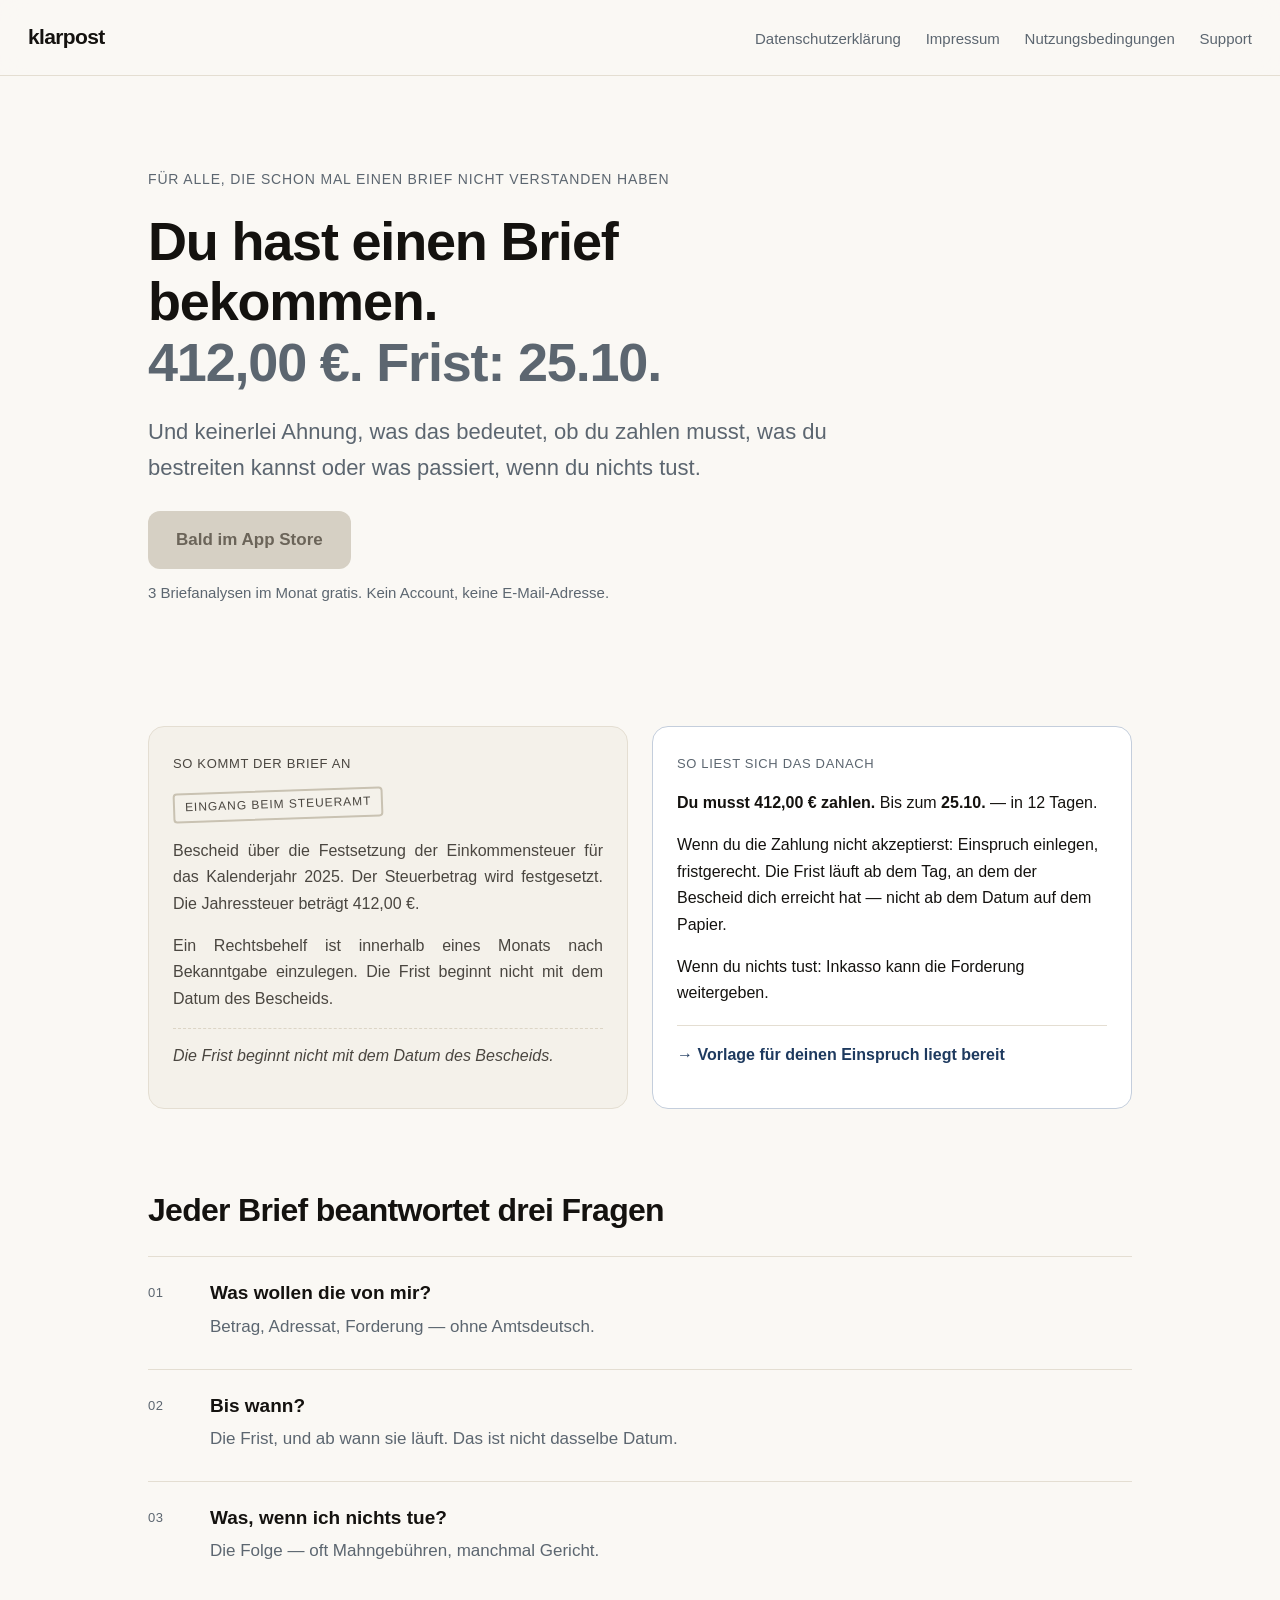
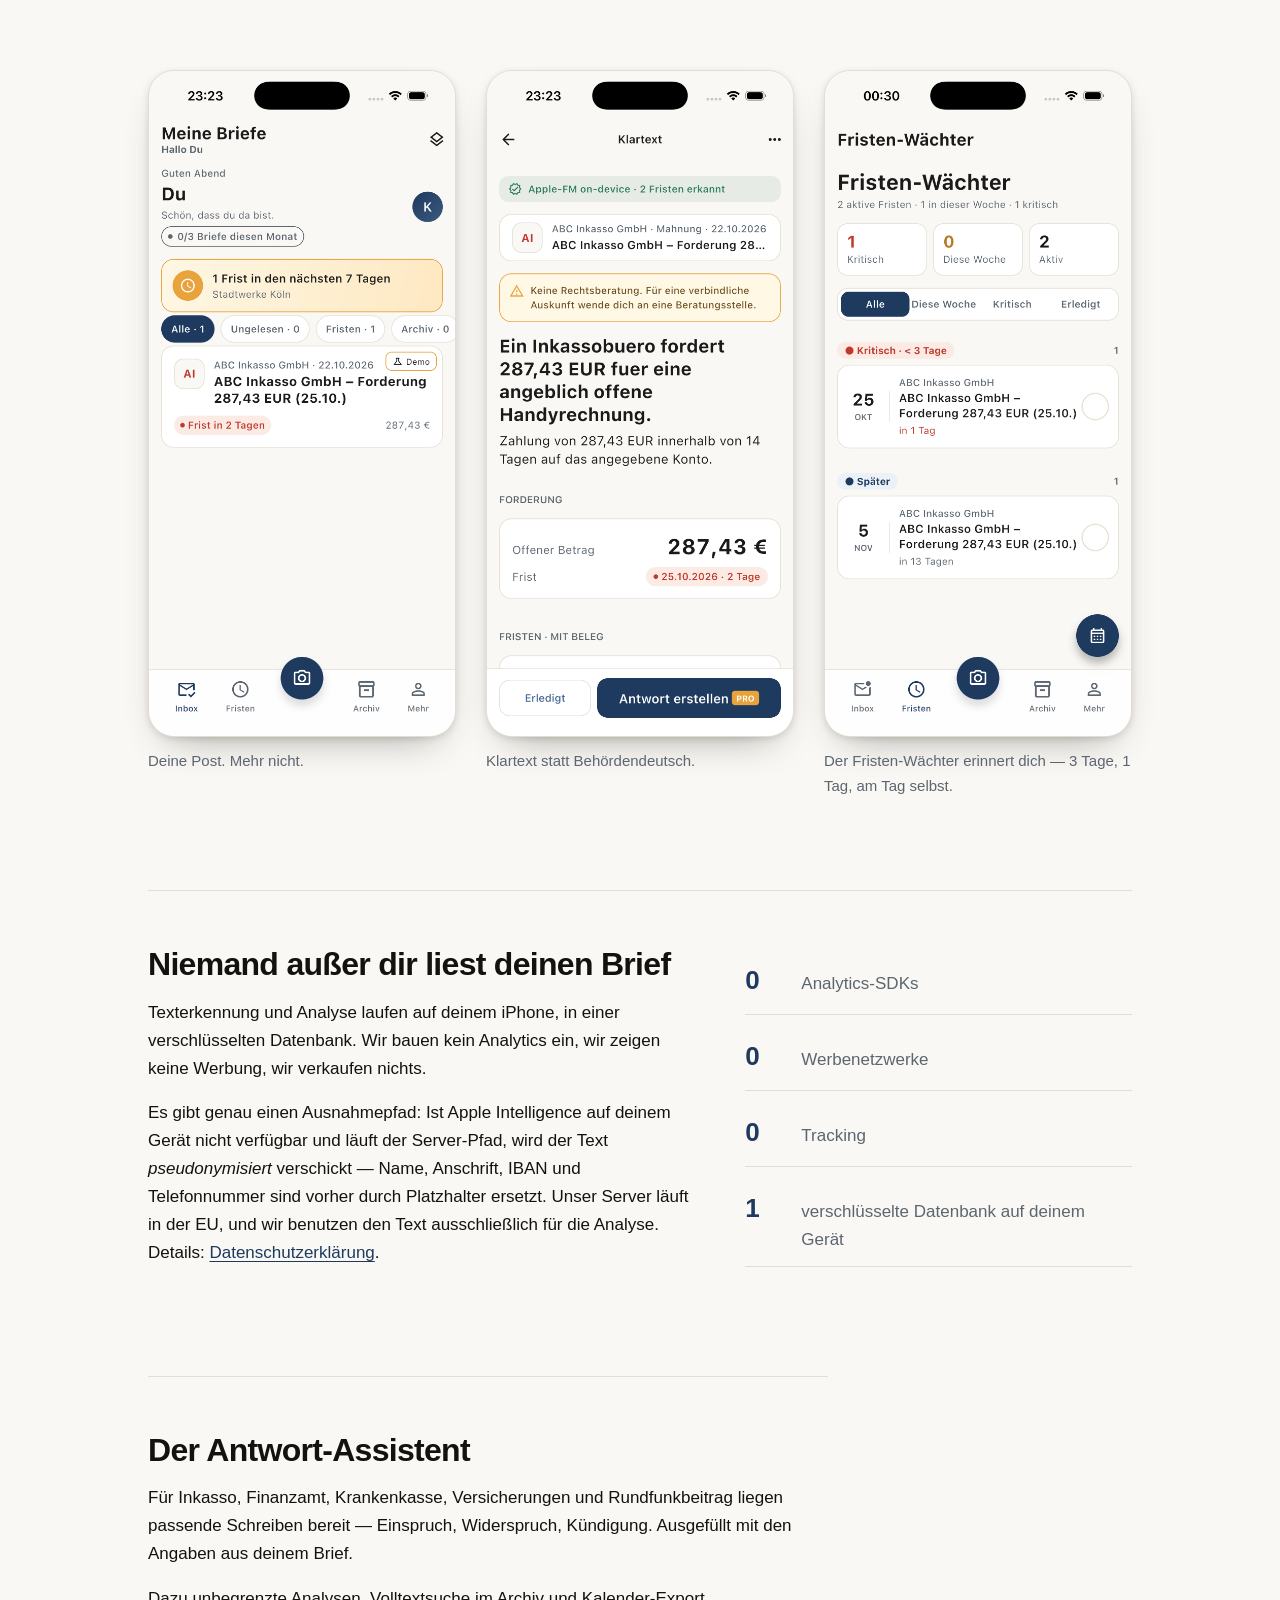
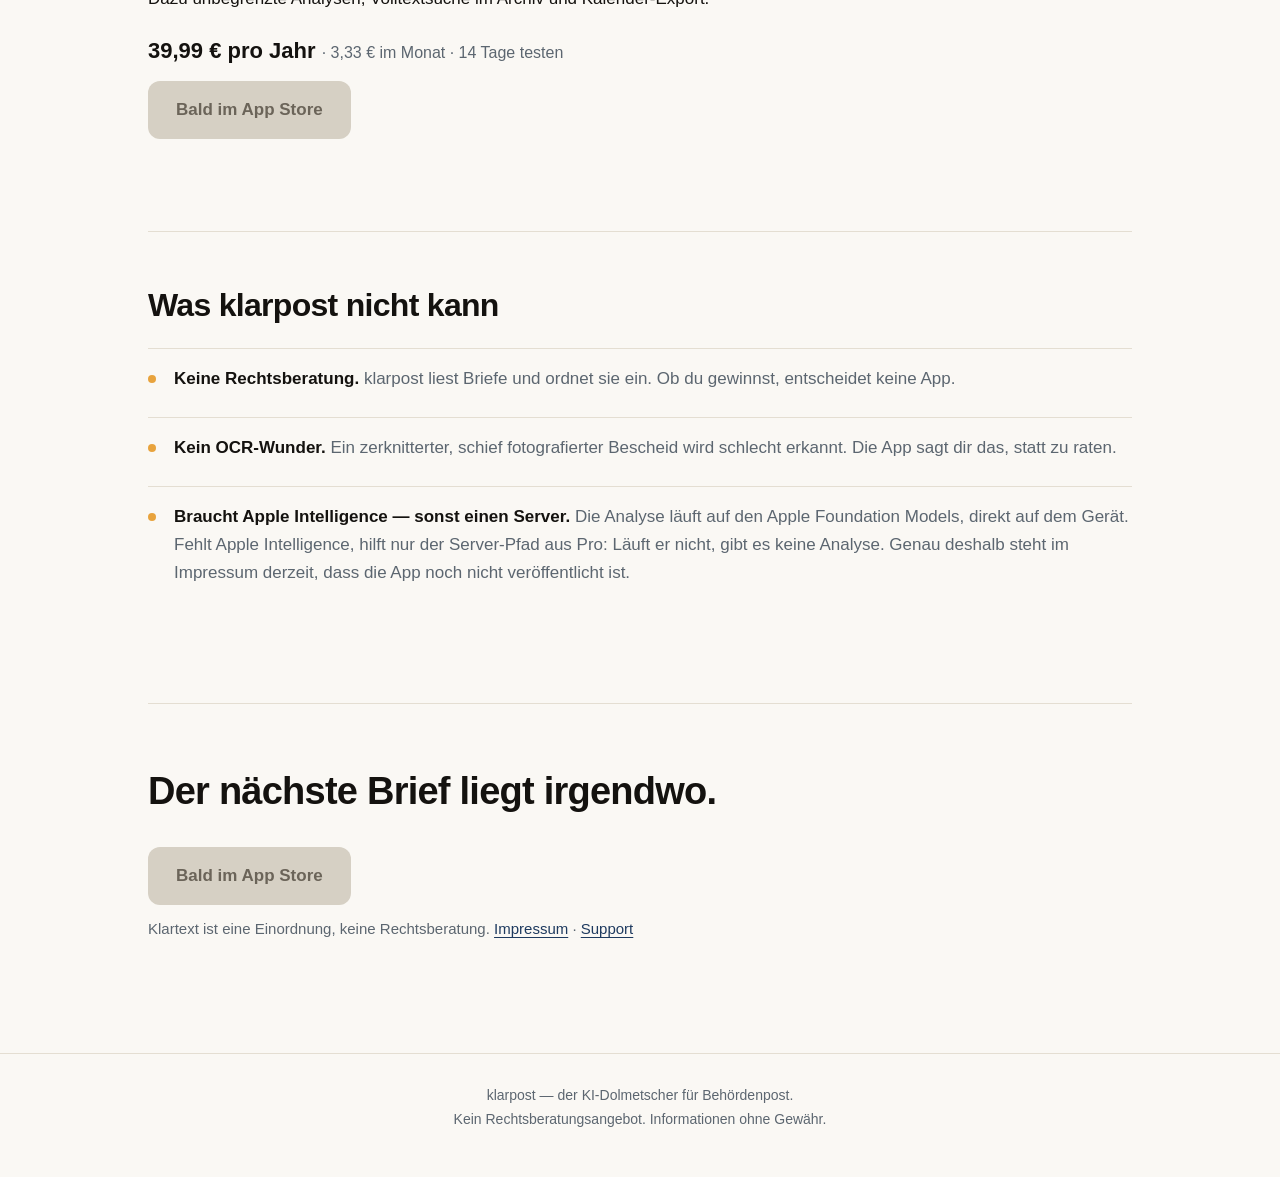
<file: index.html>
<!DOCTYPE html>
<html lang="de">
<head>
<meta charset="utf-8">
<meta name="viewport" content="width=device-width, initial-scale=1">
<title>Behördenpost verstehen — klarpost</title>
<meta name="description" content="klarpost macht Behördenbriefe verständlich: Klartext, Fristen, Antworten — on-device, ohne Tracking.">
<link rel="stylesheet" href="style.css">
</head>
<body>
    <nav>
        <a href="index.html" class="brand">klarpost</a>
        <div class="links">
        <a href="datenschutz.html">Datenschutzerklärung</a>
        <a href="impressum.html">Impressum</a>
        <a href="agb.html">Nutzungsbedingungen</a>
        <a href="support.html">Support</a>
        </div>
      </nav>
    <main>
<section class="hero">
  <p class="eyebrow">Für alle, die schon mal einen Brief nicht verstanden haben</p>
  <h1>Du hast einen Brief bekommen.<br>
  <span class="dim">412,00&nbsp;€. Frist: 25.10.</span></h1>
  <p class="lead">Und keinerlei Ahnung, was das bedeutet, ob du zahlen musst,
  was du bestreiten kannst oder was passiert, wenn du nichts tust.</p>
  <span class="cta disabled">Bald im App Store</span>
  <p class="note">3 Briefanalysen im Monat gratis. Kein Account, keine E-Mail-Adresse.</p>
</section>

<section class="split">
  <div class="letter before">
    <p class="label">So kommt der Brief an</p>
    <p class="stamp">Eingang beim Steueramt</p>
    <p>Bescheid über die Festsetzung der Einkommensteuer für das
    Kalenderjahr 2025. Der Steuerbetrag wird festgesetzt. Die
    Jahressteuer beträgt 412,00&nbsp;€.</p>
    <p>Ein Rechtsbehelf ist innerhalb eines Monats nach Bekanntgabe
    einzulegen. Die Frist beginnt nicht mit dem Datum des Bescheids.</p>
    <p class="mumble">Die Frist beginnt nicht mit dem Datum des Bescheids.</p>
  </div>
  <div class="letter after">
    <p class="label">So liest sich das danach</p>
    <p><strong>Du musst 412,00&nbsp;€ zahlen.</strong> Bis zum
    <strong>25.10.</strong> — in 12 Tagen.</p>
    <p>Wenn du die Zahlung nicht akzeptierst: Einspruch einlegen,
    fristgerecht. Die Frist läuft ab dem Tag, an dem der Bescheid dich
    erreicht hat — nicht ab dem Datum auf dem Papier.</p>
    <p>Wenn du nichts tust: Inkasso kann die Forderung weitergeben.</p>
    <p class="option">→ Vorlage für deinen Einspruch liegt bereit</p>
  </div>
</section>

<section class="three">
  <h2>Jeder Brief beantwortet drei Fragen</h2>
  <ol>
    <li><strong>Was wollen die von mir?</strong><span>Betrag, Adressat,
    Forderung — ohne Amtsdeutsch.</span></li>
    <li><strong>Bis wann?</strong><span>Die Frist, und ab wann sie läuft.
    Das ist nicht dasselbe Datum.</span></li>
    <li><strong>Was, wenn ich nichts tue?</strong><span>Die Folge — oft
    Mahngebühren, manchmal Gericht.</span></li>
  </ol>
</section>

<section class="phones">
  <figure>
    <img src="img/inbox.png" alt="klarpost Inbox mit einem Brief">
    <figcaption>Deine Post. Mehr nicht.</figcaption>
  </figure>
  <figure>
    <img src="img/klartext.png" alt="Klartext-Ansicht eines Bescheids">
    <figcaption>Klartext statt Behördendeutsch.</figcaption>
  </figure>
  <figure>
    <img src="img/fristen.png" alt="Fristen-Wächter mit zwei offenen Fristen">
    <figcaption>Der Fristen-Wächter erinnert dich — 3 Tage, 1 Tag, am Tag selbst.</figcaption>
  </figure>
</section>

<section class="privacy">
  <div>
    <h2>Niemand außer dir liest deinen Brief</h2>
    <p>Texterkennung und Analyse laufen auf deinem iPhone, in einer
    verschlüsselten Datenbank. Wir bauen kein Analytics ein, wir zeigen keine
    Werbung, wir verkaufen nichts.</p>
    <p>Es gibt genau einen Ausnahmepfad: Ist Apple Intelligence auf deinem
    Gerät nicht verfügbar und läuft der Server-Pfad, wird der Text
    <em>pseudonymisiert</em> verschickt — Name, Anschrift, IBAN und
    Telefonnummer sind vorher durch Platzhalter ersetzt. Unser Server läuft
    in der EU, und wir benutzen den Text ausschließlich für die Analyse.
    Details: <a href="datenschutz.html">Datenschutzerklärung</a>.</p>
  </div>
  <ul class="facts">
    <li><span>0</span> Analytics-SDKs</li>
    <li><span>0</span> Werbenetzwerke</li>
    <li><span>0</span> Tracking</li>
    <li><span>1</span> verschlüsselte Datenbank auf deinem Gerät</li>
  </ul>
</section>

<section class="pro">
  <h2>Der Antwort-Assistent</h2>
  <p>Für Inkasso, Finanzamt, Krankenkasse, Versicherungen und Rundfunkbeitrag
  liegen passende Schreiben bereit — Einspruch, Widerspruch, Kündigung.
  Ausgefüllt mit den Angaben aus deinem Brief.</p>
  <p>Dazu unbegrenzte Analysen, Volltextsuche im Archiv und Kalender-Export.</p>
  <p class="price">39,99&nbsp;€ pro Jahr <span>· 3,33&nbsp;€ im Monat · 14 Tage testen</span></p>
  <span class="cta disabled">Bald im App Store</span>
</section>

<section class="honest">
  <h2>Was klarpost nicht kann</h2>
  <ul>
    <li><strong>Keine Rechtsberatung.</strong> klarpost liest Briefe und
    ordnet sie ein. Ob du gewinnst, entscheidet keine App.</li>
    <li><strong>Kein OCR-Wunder.</strong> Ein zerknitterter, schief
    fotografierter Bescheid wird schlecht erkannt. Die App sagt dir das,
    statt zu raten.</li>
    <li><strong>Braucht Apple Intelligence — sonst einen Server.</strong>
    Die Analyse läuft auf den Apple Foundation Models, direkt auf dem
    Gerät. Fehlt Apple Intelligence, hilft nur der Server-Pfad aus Pro:
    Läuft er nicht, gibt es keine Analyse. Genau deshalb steht im
    Impressum derzeit, dass die App noch nicht veröffentlicht ist.</li>
  </ul>
</section>

<section class="close">
  <p class="big">Der nächste Brief liegt irgendwo.</p>
  <span class="cta disabled">Bald im App Store</span>
  <p class="note">Klartext ist eine Einordnung, keine Rechtsberatung.
  <a href="impressum.html">Impressum</a> · <a href="support.html">Support</a></p>
</section>

    </main>
    <footer>
      <p>klarpost — der KI-Dolmetscher für Behördenpost.<br>
      Kein Rechtsberatungsangebot. Informationen ohne Gewähr.</p>
    </footer>
</body>
</html>
</file>
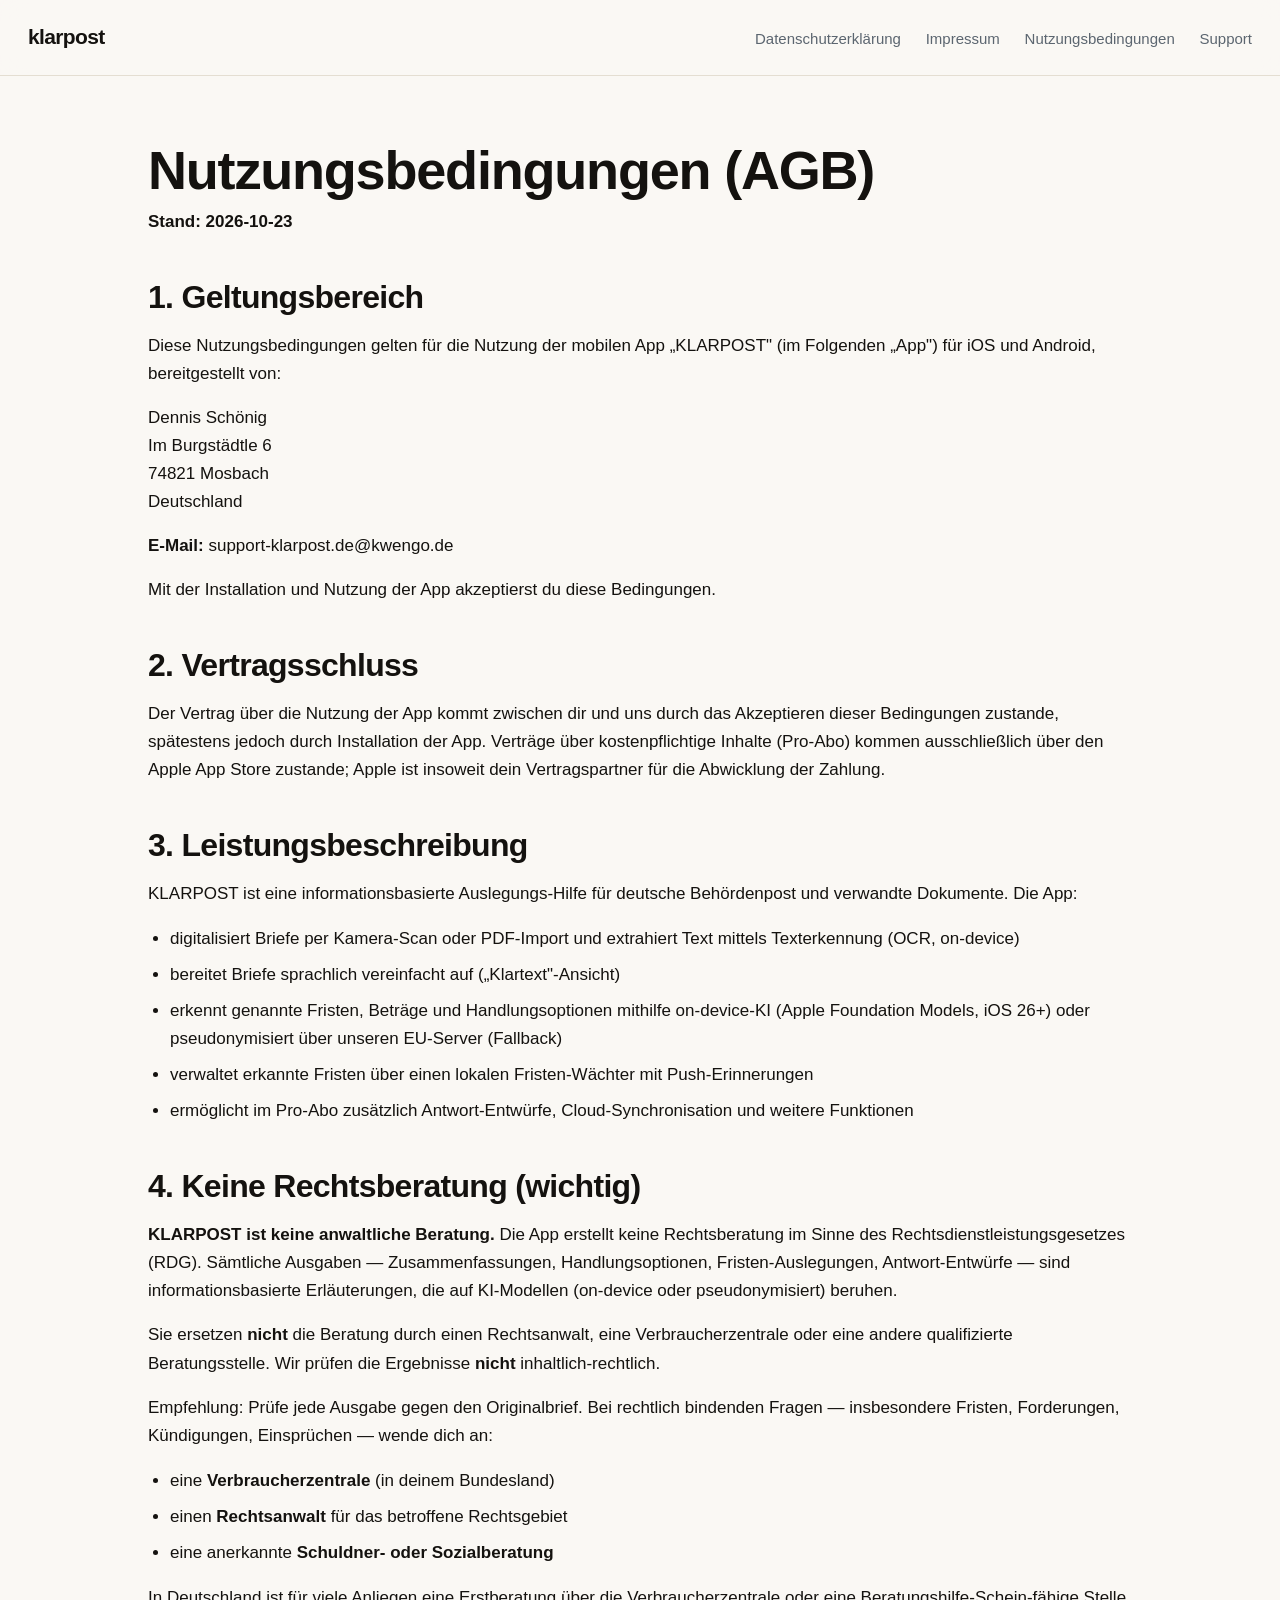
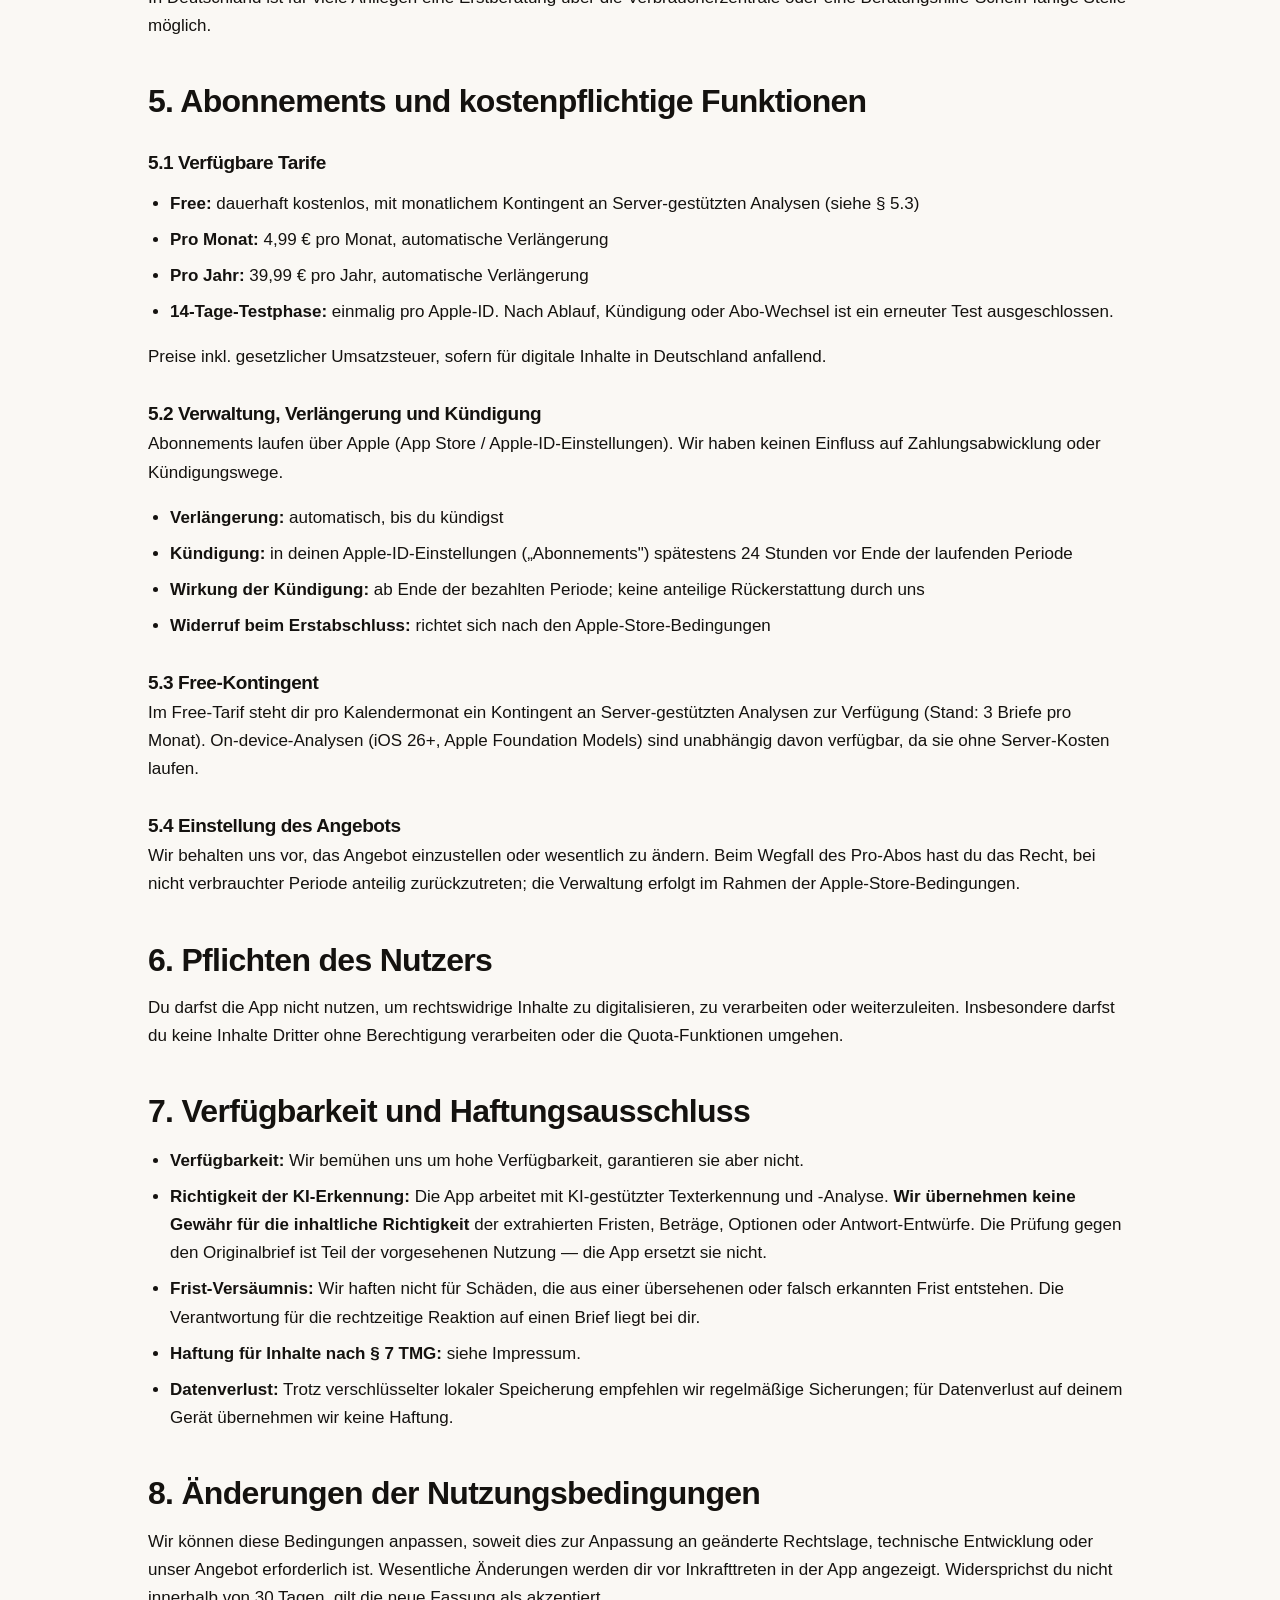
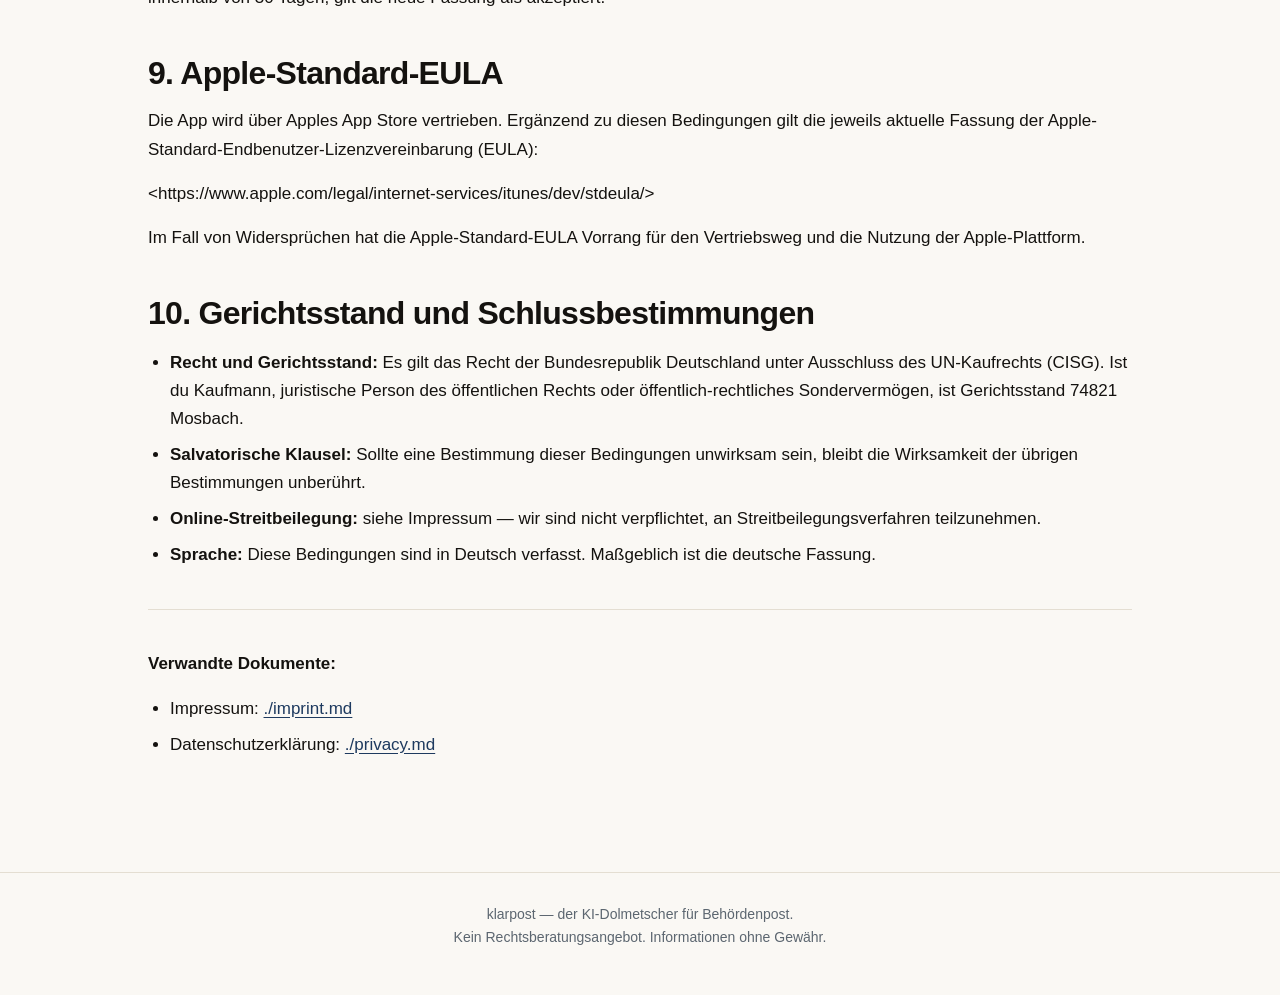
<file: agb.html>
<!DOCTYPE html>
<html lang="de">
<head>
<meta charset="utf-8">
<meta name="viewport" content="width=device-width, initial-scale=1">
<title>Nutzungsbedingungen — klarpost</title>
<meta name="description" content="Was klarpost leistet und was nicht — ohne Rechtsberatung.">
<link rel="stylesheet" href="style.css">
</head>
<body>
    <nav>
        <a href="index.html" class="brand">klarpost</a>
        <div class="links">
        <a href="datenschutz.html">Datenschutzerklärung</a>
        <a href="impressum.html">Impressum</a>
        <a href="agb.html">Nutzungsbedingungen</a>
        <a href="support.html">Support</a>
        </div>
      </nav>
    <main>
<h1>Nutzungsbedingungen (AGB)</h1>
<p><strong>Stand: 2026-10-23</strong></p>
<h2>1. Geltungsbereich</h2>
<p>Diese Nutzungsbedingungen gelten für die Nutzung der mobilen App „KLARPOST" (im Folgenden „App") für iOS und Android, bereitgestellt von:</p>
<p>Dennis Schönig<br>
Im Burgstädtle 6<br>
74821 Mosbach<br>
Deutschland</p>
<p><strong>E-Mail:</strong> support-klarpost.de@kwengo.de</p>
<p>Mit der Installation und Nutzung der App akzeptierst du diese Bedingungen.</p>
<h2>2. Vertragsschluss</h2>
<p>Der Vertrag über die Nutzung der App kommt zwischen dir und uns durch das Akzeptieren dieser Bedingungen zustande, spätestens jedoch durch Installation der App. Verträge über kostenpflichtige Inhalte (Pro-Abo) kommen ausschließlich über den Apple App Store zustande; Apple ist insoweit dein Vertragspartner für die Abwicklung der Zahlung.</p>
<h2>3. Leistungsbeschreibung</h2>
<p>KLARPOST ist eine informationsbasierte Auslegungs-Hilfe für deutsche Behördenpost und verwandte Dokumente. Die App:</p>
<ul>
<li>digitalisiert Briefe per Kamera-Scan oder PDF-Import und extrahiert Text mittels Texterkennung (OCR, on-device)</li>
<li>bereitet Briefe sprachlich vereinfacht auf („Klartext"-Ansicht)</li>
<li>erkennt genannte Fristen, Beträge und Handlungsoptionen mithilfe on-device-KI (Apple Foundation Models, iOS 26+) oder pseudonymisiert über unseren EU-Server (Fallback)</li>
<li>verwaltet erkannte Fristen über einen lokalen Fristen-Wächter mit Push-Erinnerungen</li>
<li>ermöglicht im Pro-Abo zusätzlich Antwort-Entwürfe, Cloud-Synchronisation und weitere Funktionen</li>
</ul>
<h2>4. Keine Rechtsberatung (wichtig)</h2>
<p><strong>KLARPOST ist keine anwaltliche Beratung.</strong> Die App erstellt keine Rechtsberatung im Sinne des Rechtsdienstleistungsgesetzes (RDG). Sämtliche Ausgaben — Zusammenfassungen, Handlungsoptionen, Fristen-Auslegungen, Antwort-Entwürfe — sind informationsbasierte Erläuterungen, die auf KI-Modellen (on-device oder pseudonymisiert) beruhen.</p>
<p>Sie ersetzen <strong>nicht</strong> die Beratung durch einen Rechtsanwalt, eine Verbraucherzentrale oder eine andere qualifizierte Beratungsstelle. Wir prüfen die Ergebnisse <strong>nicht</strong> inhaltlich-rechtlich.</p>
<p>Empfehlung: Prüfe jede Ausgabe gegen den Originalbrief. Bei rechtlich bindenden Fragen — insbesondere Fristen, Forderungen, Kündigungen, Einsprüchen — wende dich an:</p>
<ul>
<li>eine <strong>Verbraucherzentrale</strong> (in deinem Bundesland)</li>
<li>einen <strong>Rechtsanwalt</strong> für das betroffene Rechtsgebiet</li>
<li>eine anerkannte <strong>Schuldner- oder Sozialberatung</strong></li>
</ul>
<p>In Deutschland ist für viele Anliegen eine Erstberatung über die Verbraucherzentrale oder eine Beratungshilfe-Schein-fähige Stelle möglich.</p>
<h2>5. Abonnements und kostenpflichtige Funktionen</h2>
<h3>5.1 Verfügbare Tarife</h3>
<ul>
<li><strong>Free:</strong> dauerhaft kostenlos, mit monatlichem Kontingent an Server-gestützten Analysen (siehe § 5.3)</li>
<li><strong>Pro Monat:</strong> 4,99 € pro Monat, automatische Verlängerung</li>
<li><strong>Pro Jahr:</strong> 39,99 € pro Jahr, automatische Verlängerung</li>
<li><strong>14-Tage-Testphase:</strong> einmalig pro Apple-ID. Nach Ablauf, Kündigung oder Abo-Wechsel ist ein erneuter Test ausgeschlossen.</li>
</ul>
<p>Preise inkl. gesetzlicher Umsatzsteuer, sofern für digitale Inhalte in Deutschland anfallend.</p>
<h3>5.2 Verwaltung, Verlängerung und Kündigung</h3>
<p>Abonnements laufen über Apple (App Store / Apple-ID-Einstellungen). Wir haben keinen Einfluss auf Zahlungsabwicklung oder Kündigungswege.</p>
<ul>
<li><strong>Verlängerung:</strong> automatisch, bis du kündigst</li>
<li><strong>Kündigung:</strong> in deinen Apple-ID-Einstellungen („Abonnements") spätestens 24 Stunden vor Ende der laufenden Periode</li>
<li><strong>Wirkung der Kündigung:</strong> ab Ende der bezahlten Periode; keine anteilige Rückerstattung durch uns</li>
<li><strong>Widerruf beim Erstabschluss:</strong> richtet sich nach den Apple-Store-Bedingungen</li>
</ul>
<h3>5.3 Free-Kontingent</h3>
<p>Im Free-Tarif steht dir pro Kalendermonat ein Kontingent an Server-gestützten Analysen zur Verfügung (Stand: 3 Briefe pro Monat). On-device-Analysen (iOS 26+, Apple Foundation Models) sind unabhängig davon verfügbar, da sie ohne Server-Kosten laufen.</p>
<h3>5.4 Einstellung des Angebots</h3>
<p>Wir behalten uns vor, das Angebot einzustellen oder wesentlich zu ändern. Beim Wegfall des Pro-Abos hast du das Recht, bei nicht verbrauchter Periode anteilig zurückzutreten; die Verwaltung erfolgt im Rahmen der Apple-Store-Bedingungen.</p>
<h2>6. Pflichten des Nutzers</h2>
<p>Du darfst die App nicht nutzen, um rechtswidrige Inhalte zu digitalisieren, zu verarbeiten oder weiterzuleiten. Insbesondere darfst du keine Inhalte Dritter ohne Berechtigung verarbeiten oder die Quota-Funktionen umgehen.</p>
<h2>7. Verfügbarkeit und Haftungsausschluss</h2>
<ul>
<li><strong>Verfügbarkeit:</strong> Wir bemühen uns um hohe Verfügbarkeit, garantieren sie aber nicht.</li>
<li><strong>Richtigkeit der KI-Erkennung:</strong> Die App arbeitet mit KI-gestützter Texterkennung und -Analyse. <strong>Wir übernehmen keine Gewähr für die inhaltliche Richtigkeit</strong> der extrahierten Fristen, Beträge, Optionen oder Antwort-Entwürfe. Die Prüfung gegen den Originalbrief ist Teil der vorgesehenen Nutzung — die App ersetzt sie nicht.</li>
<li><strong>Frist-Versäumnis:</strong> Wir haften nicht für Schäden, die aus einer übersehenen oder falsch erkannten Frist entstehen. Die Verantwortung für die rechtzeitige Reaktion auf einen Brief liegt bei dir.</li>
<li><strong>Haftung für Inhalte nach § 7 TMG:</strong> siehe Impressum.</li>
<li><strong>Datenverlust:</strong> Trotz verschlüsselter lokaler Speicherung empfehlen wir regelmäßige Sicherungen; für Datenverlust auf deinem Gerät übernehmen wir keine Haftung.</li>
</ul>
<h2>8. Änderungen der Nutzungsbedingungen</h2>
<p>Wir können diese Bedingungen anpassen, soweit dies zur Anpassung an geänderte Rechtslage, technische Entwicklung oder unser Angebot erforderlich ist. Wesentliche Änderungen werden dir vor Inkrafttreten in der App angezeigt. Widersprichst du nicht innerhalb von 30 Tagen, gilt die neue Fassung als akzeptiert.</p>
<h2>9. Apple-Standard-EULA</h2>
<p>Die App wird über Apples App Store vertrieben. Ergänzend zu diesen Bedingungen gilt die jeweils aktuelle Fassung der Apple-Standard-Endbenutzer-Lizenzvereinbarung (EULA):</p>
<p>&lt;https://www.apple.com/legal/internet-services/itunes/dev/stdeula/&gt;</p>
<p>Im Fall von Widersprüchen hat die Apple-Standard-EULA Vorrang für den Vertriebsweg und die Nutzung der Apple-Plattform.</p>
<h2>10. Gerichtsstand und Schlussbestimmungen</h2>
<ul>
<li><strong>Recht und Gerichtsstand:</strong> Es gilt das Recht der Bundesrepublik Deutschland unter Ausschluss des UN-Kaufrechts (CISG). Ist du Kaufmann, juristische Person des öffentlichen Rechts oder öffentlich-rechtliches Sondervermögen, ist Gerichtsstand 74821 Mosbach.</li>
<li><strong>Salvatorische Klausel:</strong> Sollte eine Bestimmung dieser Bedingungen unwirksam sein, bleibt die Wirksamkeit der übrigen Bestimmungen unberührt.</li>
<li><strong>Online-Streitbeilegung:</strong> siehe Impressum — wir sind nicht verpflichtet, an Streitbeilegungsverfahren teilzunehmen.</li>
<li><strong>Sprache:</strong> Diese Bedingungen sind in Deutsch verfasst. Maßgeblich ist die deutsche Fassung.</li>
</ul>
<hr>
<p><strong>Verwandte Dokumente:</strong></p>
<ul>
<li>Impressum: <a href="./imprint.md">./imprint.md</a></li>
<li>Datenschutzerklärung: <a href="./privacy.md">./privacy.md</a></li>
</ul>

    </main>
    <footer>
      <p>klarpost — der KI-Dolmetscher für Behördenpost.<br>
      Kein Rechtsberatungsangebot. Informationen ohne Gewähr.</p>
    </footer>
</body>
</html>
</file>
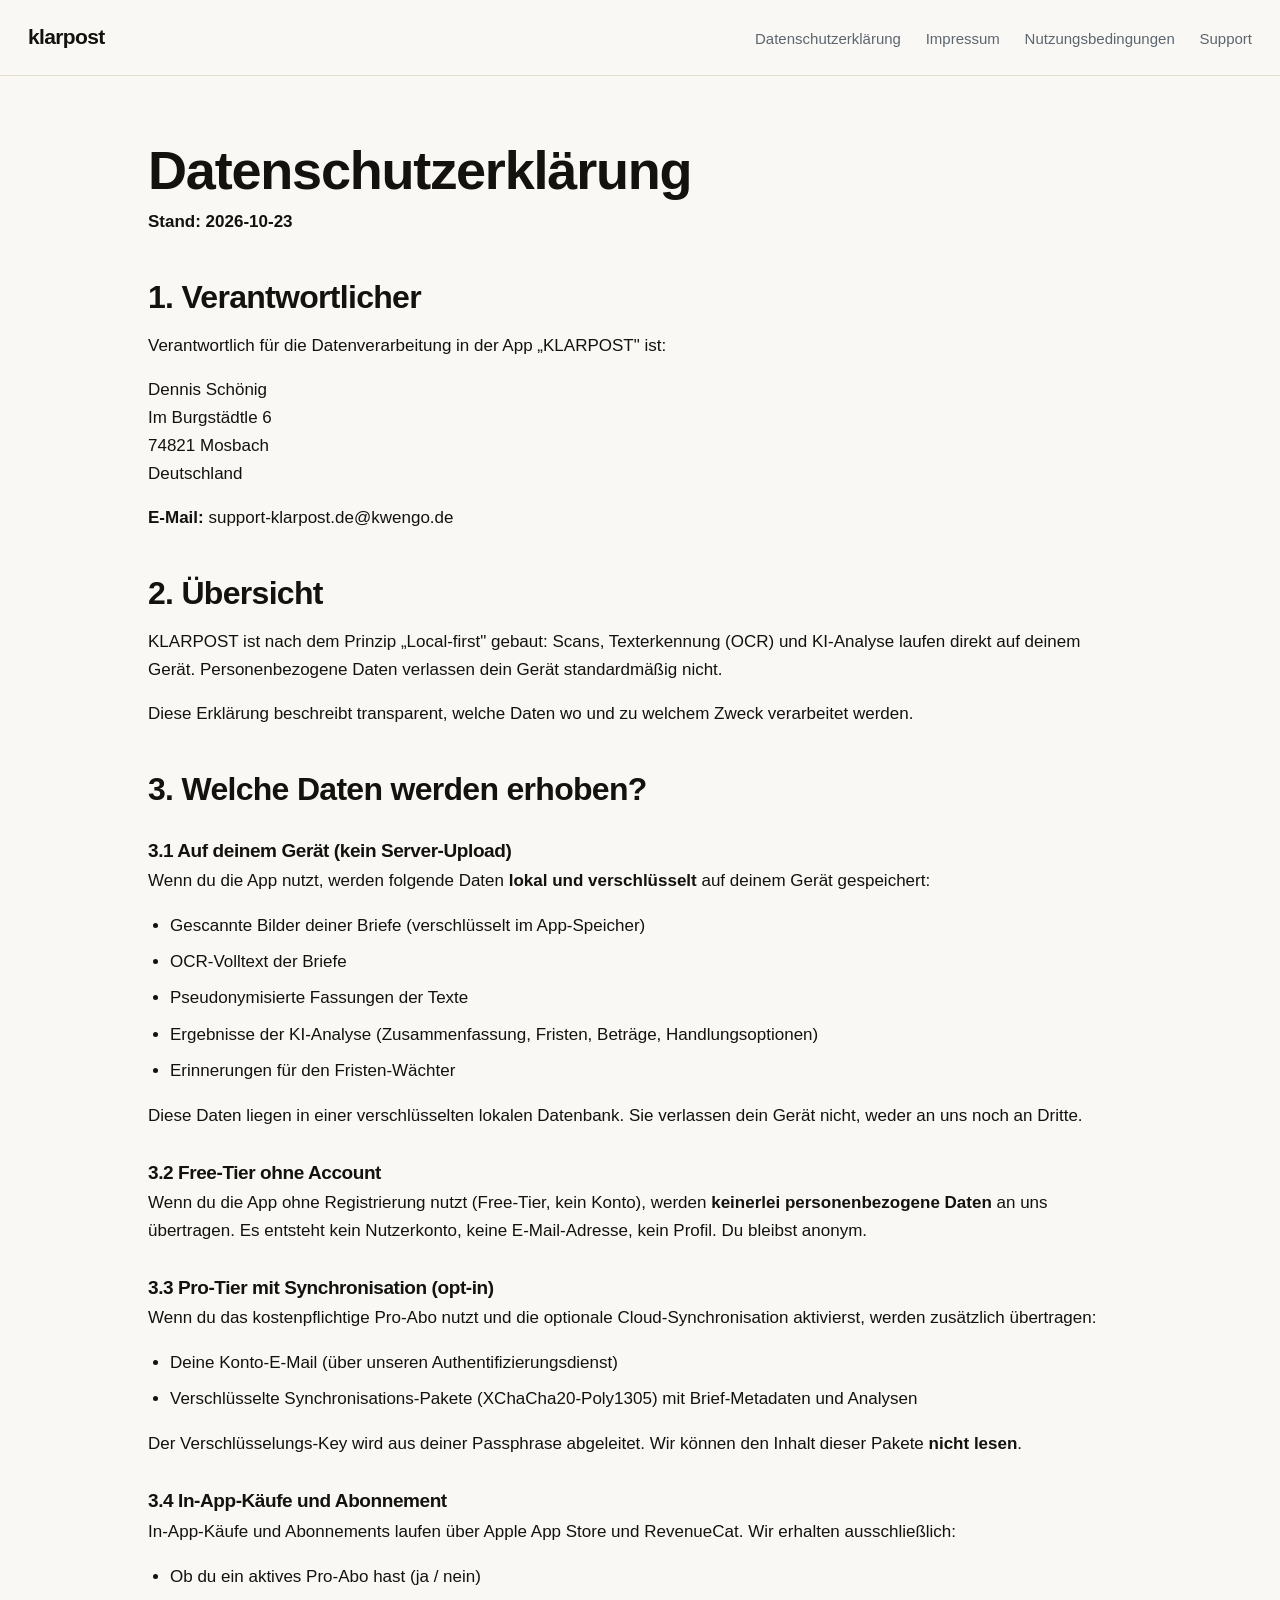
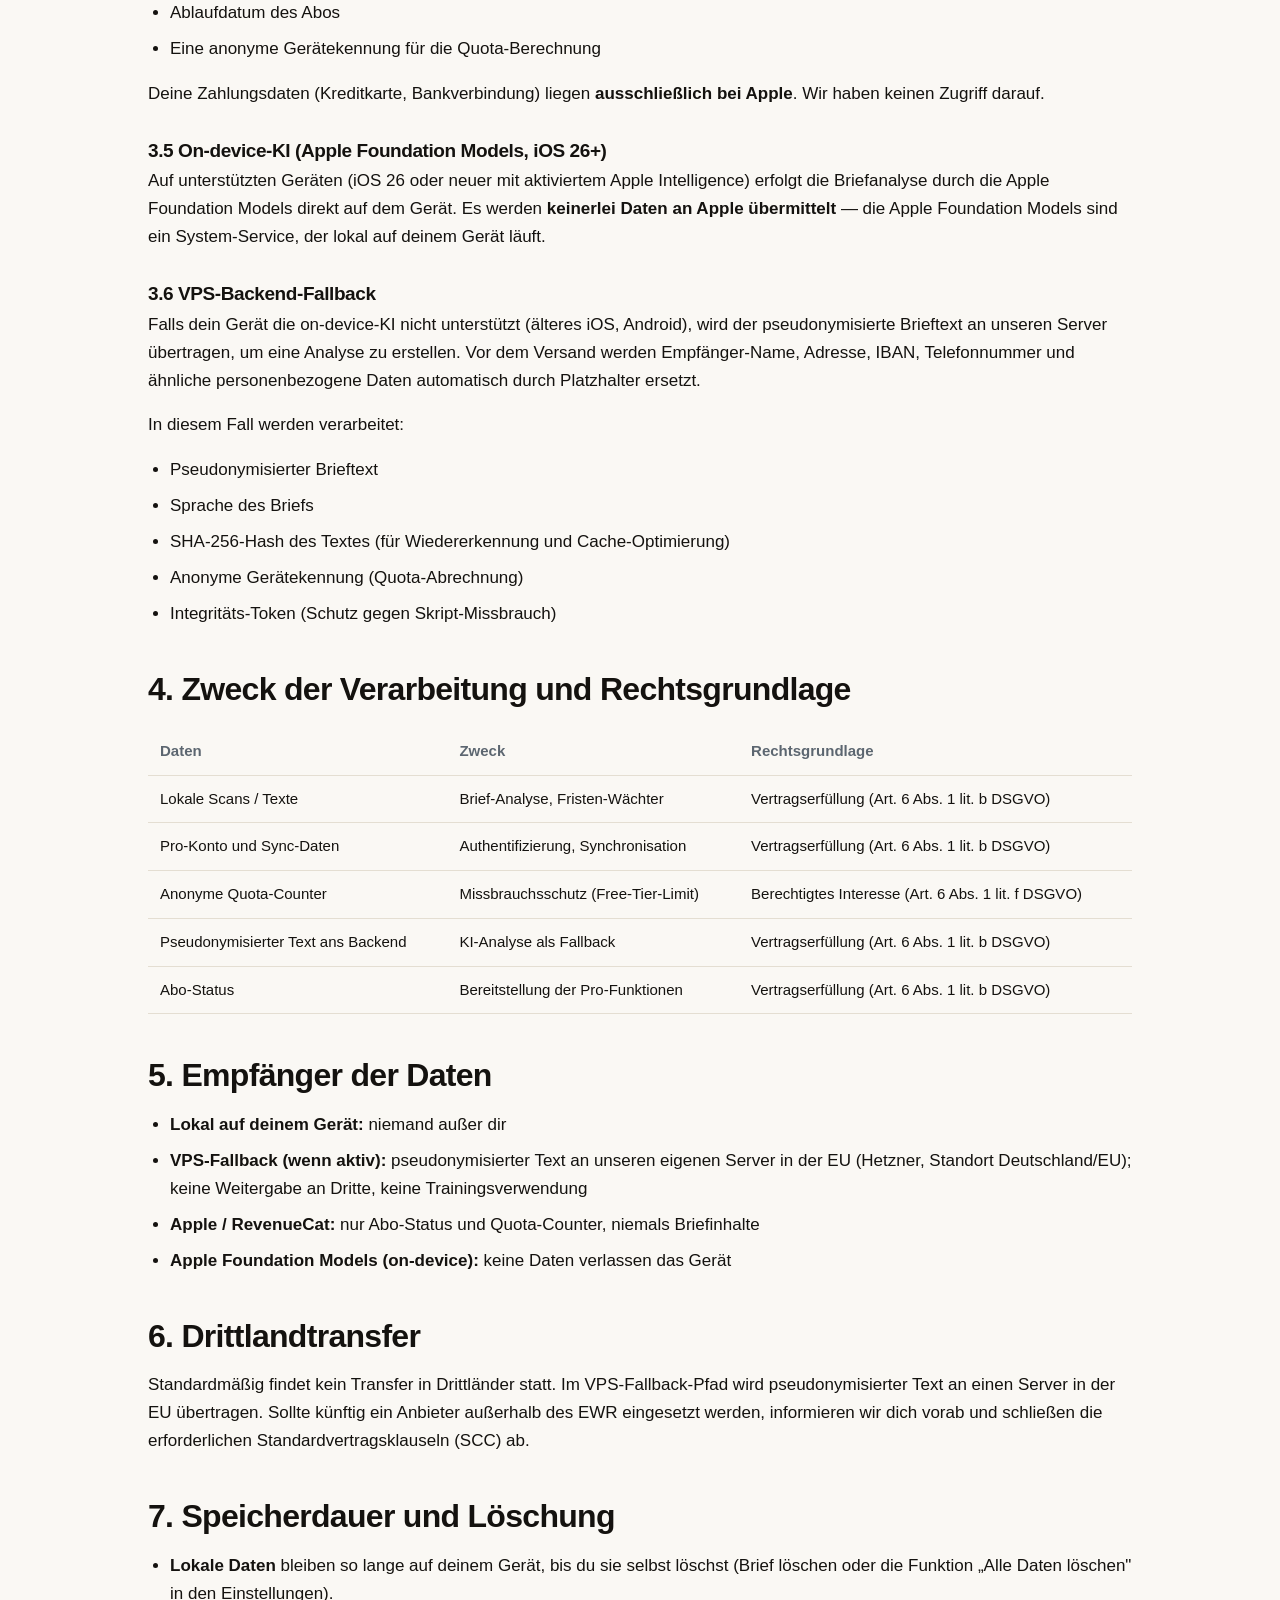
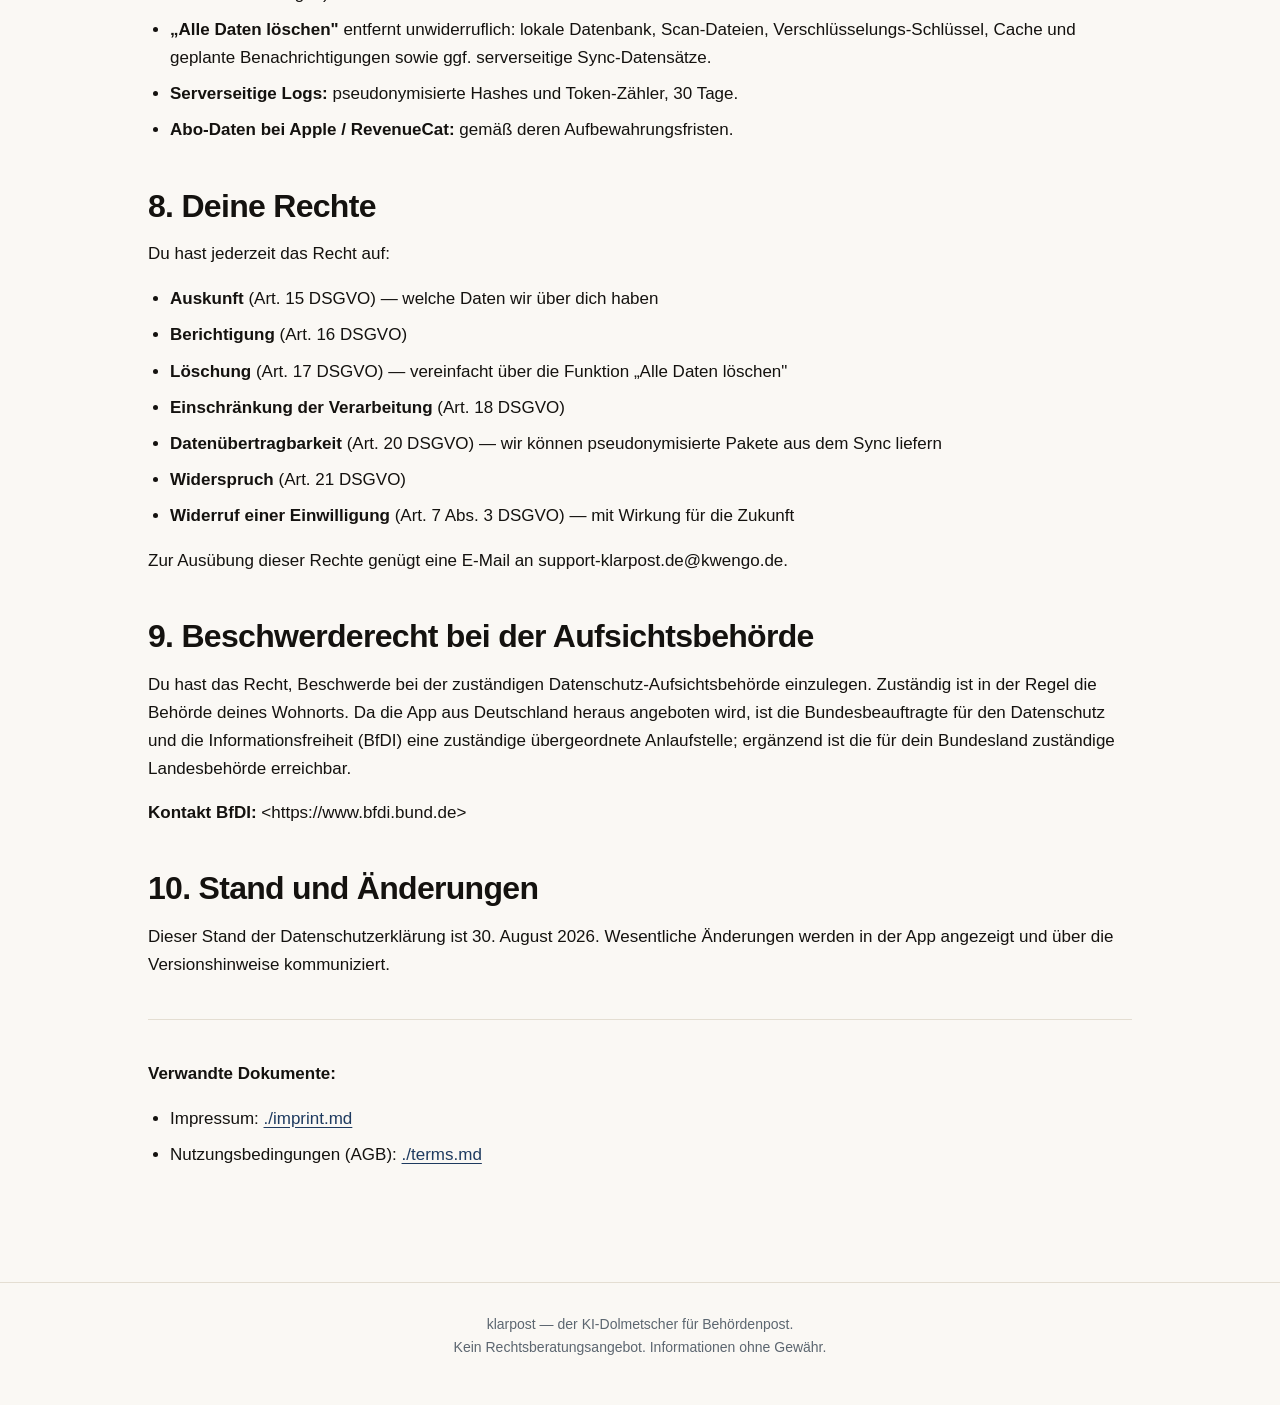
<file: datenschutz.html>
<!DOCTYPE html>
<html lang="de">
<head>
<meta charset="utf-8">
<meta name="viewport" content="width=device-width, initial-scale=1">
<title>Datenschutzerklärung — klarpost</title>
<meta name="description" content="Wie klarpost mit deinen Daten umgeht — on-device, ohne Tracking.">
<link rel="stylesheet" href="style.css">
</head>
<body>
    <nav>
        <a href="index.html" class="brand">klarpost</a>
        <div class="links">
        <a href="datenschutz.html">Datenschutzerklärung</a>
        <a href="impressum.html">Impressum</a>
        <a href="agb.html">Nutzungsbedingungen</a>
        <a href="support.html">Support</a>
        </div>
      </nav>
    <main>
<h1>Datenschutzerklärung</h1>
<p><strong>Stand: 2026-10-23</strong></p>
<h2>1. Verantwortlicher</h2>
<p>Verantwortlich für die Datenverarbeitung in der App „KLARPOST" ist:</p>
<p>Dennis Schönig<br>
Im Burgstädtle 6<br>
74821 Mosbach<br>
Deutschland</p>
<p><strong>E-Mail:</strong> support-klarpost.de@kwengo.de</p>
<h2>2. Übersicht</h2>
<p>KLARPOST ist nach dem Prinzip „Local-first" gebaut: Scans, Texterkennung (OCR) und KI-Analyse laufen direkt auf deinem Gerät. Personenbezogene Daten verlassen dein Gerät standardmäßig nicht.</p>
<p>Diese Erklärung beschreibt transparent, welche Daten wo und zu welchem Zweck verarbeitet werden.</p>
<h2>3. Welche Daten werden erhoben?</h2>
<h3>3.1 Auf deinem Gerät (kein Server-Upload)</h3>
<p>Wenn du die App nutzt, werden folgende Daten <strong>lokal und verschlüsselt</strong> auf deinem Gerät gespeichert:</p>
<ul>
<li>Gescannte Bilder deiner Briefe (verschlüsselt im App-Speicher)</li>
<li>OCR-Volltext der Briefe</li>
<li>Pseudonymisierte Fassungen der Texte</li>
<li>Ergebnisse der KI-Analyse (Zusammenfassung, Fristen, Beträge, Handlungsoptionen)</li>
<li>Erinnerungen für den Fristen-Wächter</li>
</ul>
<p>Diese Daten liegen in einer verschlüsselten lokalen Datenbank. Sie verlassen dein Gerät nicht, weder an uns noch an Dritte.</p>
<h3>3.2 Free-Tier ohne Account</h3>
<p>Wenn du die App ohne Registrierung nutzt (Free-Tier, kein Konto), werden <strong>keinerlei personenbezogene Daten</strong> an uns übertragen. Es entsteht kein Nutzerkonto, keine E-Mail-Adresse, kein Profil. Du bleibst anonym.</p>
<h3>3.3 Pro-Tier mit Synchronisation (opt-in)</h3>
<p>Wenn du das kostenpflichtige Pro-Abo nutzt und die optionale Cloud-Synchronisation aktivierst, werden zusätzlich übertragen:</p>
<ul>
<li>Deine Konto-E-Mail (über unseren Authentifizierungsdienst)</li>
<li>Verschlüsselte Synchronisations-Pakete (XChaCha20-Poly1305) mit Brief-Metadaten und Analysen</li>
</ul>
<p>Der Verschlüsselungs-Key wird aus deiner Passphrase abgeleitet. Wir können den Inhalt dieser Pakete <strong>nicht lesen</strong>.</p>
<h3>3.4 In-App-Käufe und Abonnement</h3>
<p>In-App-Käufe und Abonnements laufen über Apple App Store und RevenueCat. Wir erhalten ausschließlich:</p>
<ul>
<li>Ob du ein aktives Pro-Abo hast (ja / nein)</li>
<li>Ablaufdatum des Abos</li>
<li>Eine anonyme Gerätekennung für die Quota-Berechnung</li>
</ul>
<p>Deine Zahlungsdaten (Kreditkarte, Bankverbindung) liegen <strong>ausschließlich bei Apple</strong>. Wir haben keinen Zugriff darauf.</p>
<h3>3.5 On-device-KI (Apple Foundation Models, iOS 26+)</h3>
<p>Auf unterstützten Geräten (iOS 26 oder neuer mit aktiviertem Apple Intelligence) erfolgt die Briefanalyse durch die Apple Foundation Models direkt auf dem Gerät. Es werden <strong>keinerlei Daten an Apple übermittelt</strong> — die Apple Foundation Models sind ein System-Service, der lokal auf deinem Gerät läuft.</p>
<h3>3.6 VPS-Backend-Fallback</h3>
<p>Falls dein Gerät die on-device-KI nicht unterstützt (älteres iOS, Android), wird der pseudonymisierte Brieftext an unseren Server übertragen, um eine Analyse zu erstellen. Vor dem Versand werden Empfänger-Name, Adresse, IBAN, Telefonnummer und ähnliche personenbezogene Daten automatisch durch Platzhalter ersetzt.</p>
<p>In diesem Fall werden verarbeitet:</p>
<ul>
<li>Pseudonymisierter Brieftext</li>
<li>Sprache des Briefs</li>
<li>SHA-256-Hash des Textes (für Wiedererkennung und Cache-Optimierung)</li>
<li>Anonyme Gerätekennung (Quota-Abrechnung)</li>
<li>Integritäts-Token (Schutz gegen Skript-Missbrauch)</li>
</ul>
<h2>4. Zweck der Verarbeitung und Rechtsgrundlage</h2>
<table>
<thead>
<tr><th>Daten</th><th>Zweck</th><th>Rechtsgrundlage</th></tr>
</thead>
<tbody>
<tr><td>Lokale Scans / Texte</td><td>Brief-Analyse, Fristen-Wächter</td><td>Vertragserfüllung (Art. 6 Abs. 1 lit. b DSGVO)</td></tr>
<tr><td>Pro-Konto und Sync-Daten</td><td>Authentifizierung, Synchronisation</td><td>Vertragserfüllung (Art. 6 Abs. 1 lit. b DSGVO)</td></tr>
<tr><td>Anonyme Quota-Counter</td><td>Missbrauchsschutz (Free-Tier-Limit)</td><td>Berechtigtes Interesse (Art. 6 Abs. 1 lit. f DSGVO)</td></tr>
<tr><td>Pseudonymisierter Text ans Backend</td><td>KI-Analyse als Fallback</td><td>Vertragserfüllung (Art. 6 Abs. 1 lit. b DSGVO)</td></tr>
<tr><td>Abo-Status</td><td>Bereitstellung der Pro-Funktionen</td><td>Vertragserfüllung (Art. 6 Abs. 1 lit. b DSGVO)</td></tr>
</tbody>
</table>
<h2>5. Empfänger der Daten</h2>
<ul>
<li><strong>Lokal auf deinem Gerät:</strong> niemand außer dir</li>
<li><strong>VPS-Fallback (wenn aktiv):</strong> pseudonymisierter Text an unseren eigenen Server in der EU (Hetzner, Standort Deutschland/EU); keine Weitergabe an Dritte, keine Trainingsverwendung</li>
<li><strong>Apple / RevenueCat:</strong> nur Abo-Status und Quota-Counter, niemals Briefinhalte</li>
<li><strong>Apple Foundation Models (on-device):</strong> keine Daten verlassen das Gerät</li>
</ul>
<h2>6. Drittlandtransfer</h2>
<p>Standardmäßig findet kein Transfer in Drittländer statt. Im VPS-Fallback-Pfad wird pseudonymisierter Text an einen Server in der EU übertragen. Sollte künftig ein Anbieter außerhalb des EWR eingesetzt werden, informieren wir dich vorab und schließen die erforderlichen Standardvertragsklauseln (SCC) ab.</p>
<h2>7. Speicherdauer und Löschung</h2>
<ul>
<li><strong>Lokale Daten</strong> bleiben so lange auf deinem Gerät, bis du sie selbst löschst (Brief löschen oder die Funktion „Alle Daten löschen" in den Einstellungen).</li>
<li><strong>„Alle Daten löschen"</strong> entfernt unwiderruflich: lokale Datenbank, Scan-Dateien, Verschlüsselungs-Schlüssel, Cache und geplante Benachrichtigungen sowie ggf. serverseitige Sync-Datensätze.</li>
<li><strong>Serverseitige Logs:</strong> pseudonymisierte Hashes und Token-Zähler, 30 Tage.</li>
<li><strong>Abo-Daten bei Apple / RevenueCat:</strong> gemäß deren Aufbewahrungsfristen.</li>
</ul>
<h2>8. Deine Rechte</h2>
<p>Du hast jederzeit das Recht auf:</p>
<ul>
<li><strong>Auskunft</strong> (Art. 15 DSGVO) — welche Daten wir über dich haben</li>
<li><strong>Berichtigung</strong> (Art. 16 DSGVO)</li>
<li><strong>Löschung</strong> (Art. 17 DSGVO) — vereinfacht über die Funktion „Alle Daten löschen"</li>
<li><strong>Einschränkung der Verarbeitung</strong> (Art. 18 DSGVO)</li>
<li><strong>Datenübertragbarkeit</strong> (Art. 20 DSGVO) — wir können pseudonymisierte Pakete aus dem Sync liefern</li>
<li><strong>Widerspruch</strong> (Art. 21 DSGVO)</li>
<li><strong>Widerruf einer Einwilligung</strong> (Art. 7 Abs. 3 DSGVO) — mit Wirkung für die Zukunft</li>
</ul>
<p>Zur Ausübung dieser Rechte genügt eine E-Mail an support-klarpost.de@kwengo.de.</p>
<h2>9. Beschwerderecht bei der Aufsichtsbehörde</h2>
<p>Du hast das Recht, Beschwerde bei der zuständigen Datenschutz-Aufsichtsbehörde einzulegen. Zuständig ist in der Regel die Behörde deines Wohnorts. Da die App aus Deutschland heraus angeboten wird, ist die Bundesbeauftragte für den Datenschutz und die Informationsfreiheit (BfDI) eine zuständige übergeordnete Anlaufstelle; ergänzend ist die für dein Bundesland zuständige Landesbehörde erreichbar.</p>
<p><strong>Kontakt BfDI:</strong> &lt;https://www.bfdi.bund.de&gt;</p>
<h2>10. Stand und Änderungen</h2>
<p>Dieser Stand der Datenschutzerklärung ist 30. August 2026. Wesentliche Änderungen werden in der App angezeigt und über die Versionshinweise kommuniziert.</p>
<hr>
<p><strong>Verwandte Dokumente:</strong></p>
<ul>
<li>Impressum: <a href="./imprint.md">./imprint.md</a></li>
<li>Nutzungsbedingungen (AGB): <a href="./terms.md">./terms.md</a></li>
</ul>

    </main>
    <footer>
      <p>klarpost — der KI-Dolmetscher für Behördenpost.<br>
      Kein Rechtsberatungsangebot. Informationen ohne Gewähr.</p>
    </footer>
</body>
</html>
</file>
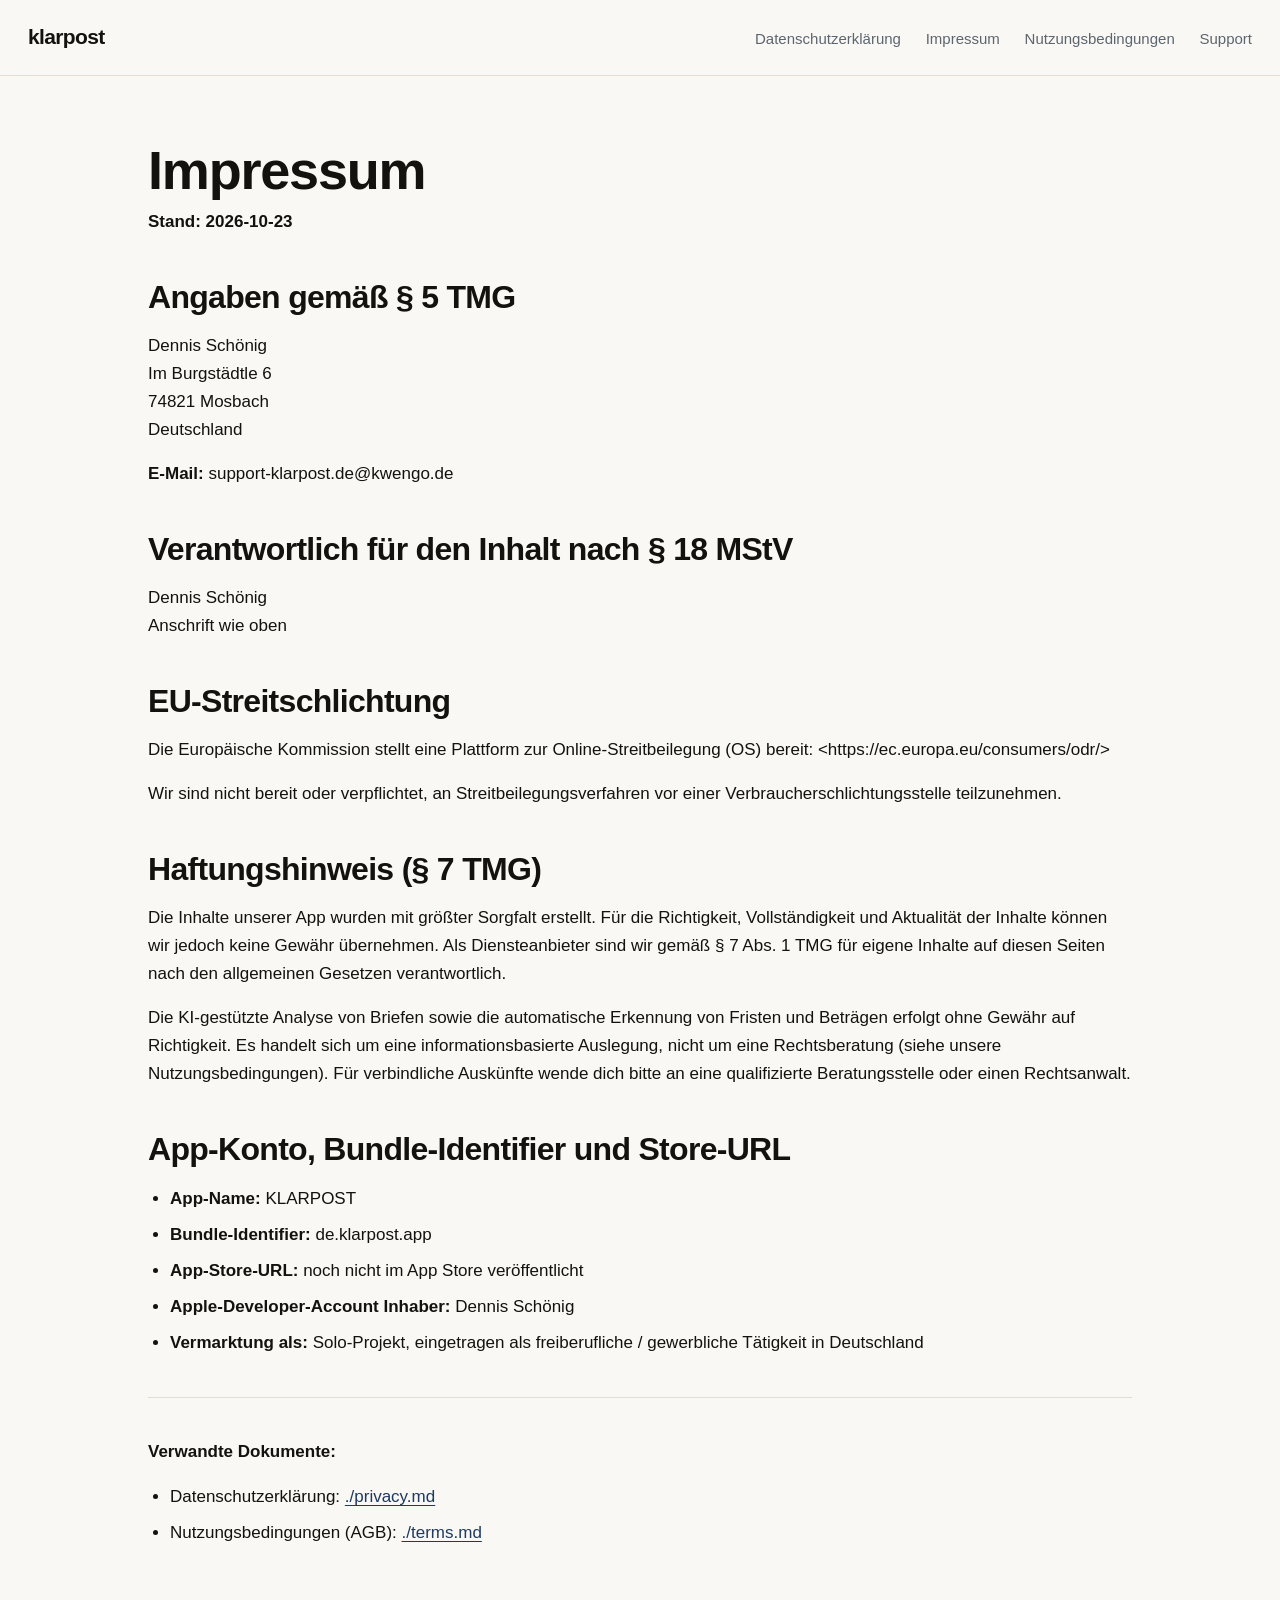
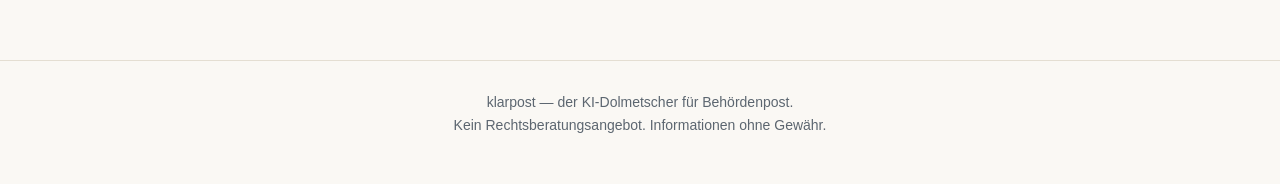
<file: impressum.html>
<!DOCTYPE html>
<html lang="de">
<head>
<meta charset="utf-8">
<meta name="viewport" content="width=device-width, initial-scale=1">
<title>Impressum — klarpost</title>
<meta name="description" content="Anbieterkennzeichnung nach § 5 TMG.">
<link rel="stylesheet" href="style.css">
</head>
<body>
    <nav>
        <a href="index.html" class="brand">klarpost</a>
        <div class="links">
        <a href="datenschutz.html">Datenschutzerklärung</a>
        <a href="impressum.html">Impressum</a>
        <a href="agb.html">Nutzungsbedingungen</a>
        <a href="support.html">Support</a>
        </div>
      </nav>
    <main>
<h1>Impressum</h1>
<p><strong>Stand: 2026-10-23</strong></p>
<h2>Angaben gemäß § 5 TMG</h2>
<p>Dennis Schönig<br>
Im Burgstädtle 6<br>
74821 Mosbach<br>
Deutschland</p>
<p><strong>E-Mail:</strong> support-klarpost.de@kwengo.de</p>
<h2>Verantwortlich für den Inhalt nach § 18 MStV</h2>
<p>Dennis Schönig<br>
Anschrift wie oben</p>
<h2>EU-Streitschlichtung</h2>
<p>Die Europäische Kommission stellt eine Plattform zur Online-Streitbeilegung (OS) bereit: &lt;https://ec.europa.eu/consumers/odr/&gt;</p>
<p>Wir sind nicht bereit oder verpflichtet, an Streitbeilegungsverfahren vor einer Verbraucherschlichtungsstelle teilzunehmen.</p>
<h2>Haftungshinweis (§ 7 TMG)</h2>
<p>Die Inhalte unserer App wurden mit größter Sorgfalt erstellt. Für die Richtigkeit, Vollständigkeit und Aktualität der Inhalte können wir jedoch keine Gewähr übernehmen. Als Diensteanbieter sind wir gemäß § 7 Abs. 1 TMG für eigene Inhalte auf diesen Seiten nach den allgemeinen Gesetzen verantwortlich.</p>
<p>Die KI-gestützte Analyse von Briefen sowie die automatische Erkennung von Fristen und Beträgen erfolgt ohne Gewähr auf Richtigkeit. Es handelt sich um eine informationsbasierte Auslegung, nicht um eine Rechtsberatung (siehe unsere Nutzungsbedingungen). Für verbindliche Auskünfte wende dich bitte an eine qualifizierte Beratungsstelle oder einen Rechtsanwalt.</p>
<h2>App-Konto, Bundle-Identifier und Store-URL</h2>
<ul>
<li><strong>App-Name:</strong> KLARPOST</li>
<li><strong>Bundle-Identifier:</strong> de.klarpost.app</li>
<li><strong>App-Store-URL:</strong> noch nicht im App Store veröffentlicht</li>
<li><strong>Apple-Developer-Account Inhaber:</strong> Dennis Schönig</li>
<li><strong>Vermarktung als:</strong> Solo-Projekt, eingetragen als freiberufliche / gewerbliche Tätigkeit in Deutschland</li>
</ul>
<hr>
<p><strong>Verwandte Dokumente:</strong></p>
<ul>
<li>Datenschutzerklärung: <a href="./privacy.md">./privacy.md</a></li>
<li>Nutzungsbedingungen (AGB): <a href="./terms.md">./terms.md</a></li>
</ul>

    </main>
    <footer>
      <p>klarpost — der KI-Dolmetscher für Behördenpost.<br>
      Kein Rechtsberatungsangebot. Informationen ohne Gewähr.</p>
    </footer>
</body>
</html>
</file>
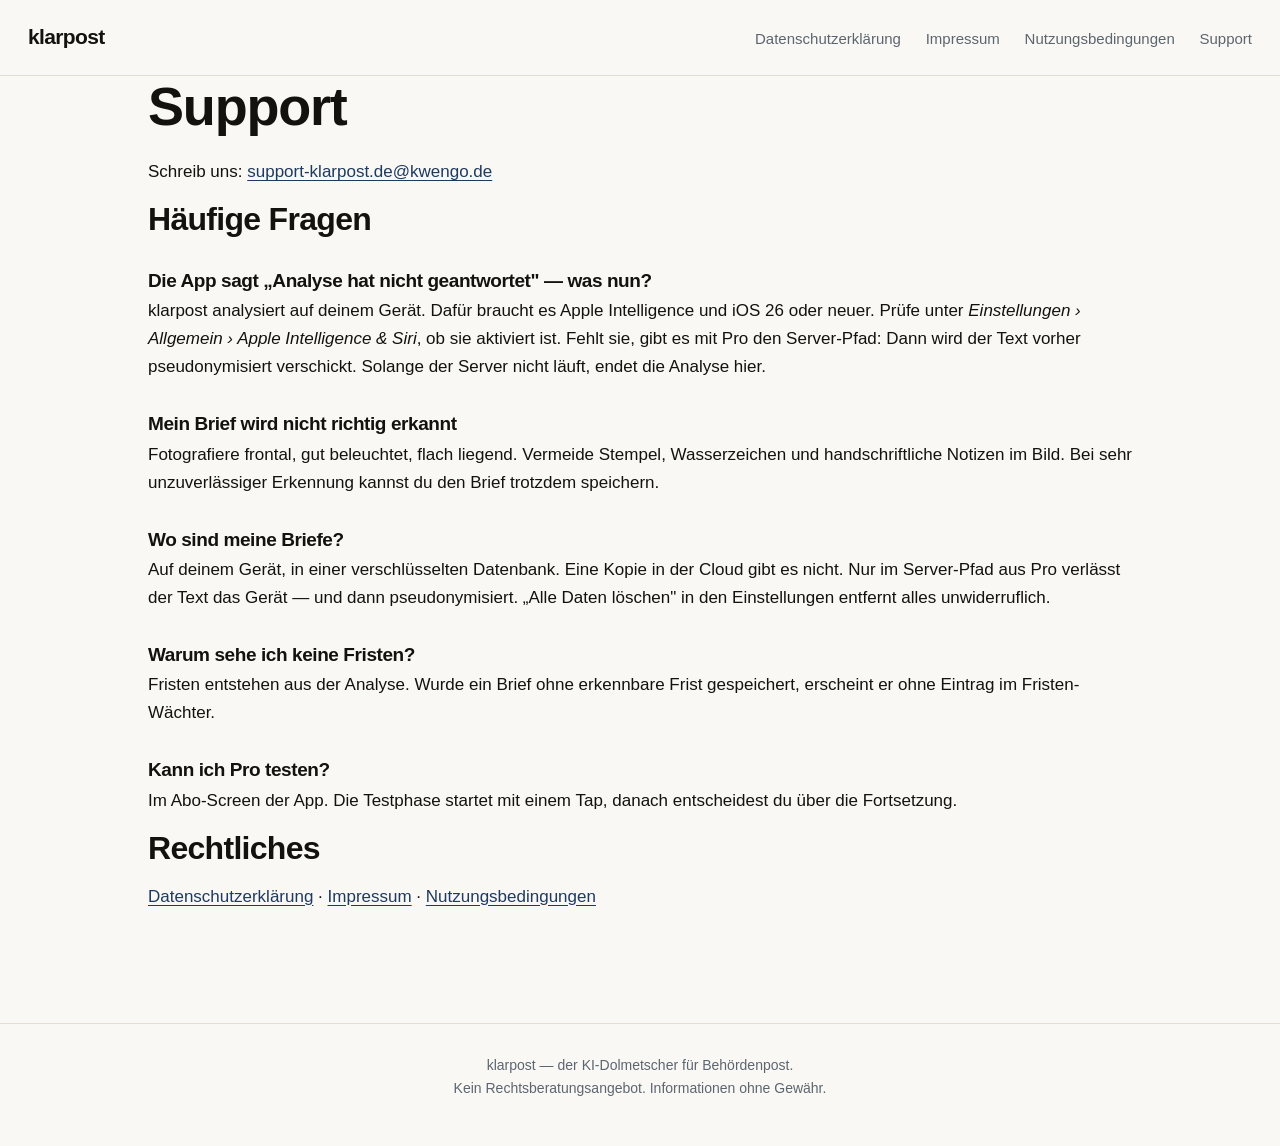
<file: support.html>
<!DOCTYPE html>
<html lang="de">
<head>
<meta charset="utf-8">
<meta name="viewport" content="width=device-width, initial-scale=1">
<title>Support — klarpost</title>
<meta name="description" content="Hilfe zu klarpost: häufige Fragen und Kontakt.">
<link rel="stylesheet" href="style.css">
</head>
<body>
    <nav>
        <a href="index.html" class="brand">klarpost</a>
        <div class="links">
        <a href="datenschutz.html">Datenschutzerklärung</a>
        <a href="impressum.html">Impressum</a>
        <a href="agb.html">Nutzungsbedingungen</a>
        <a href="support.html">Support</a>
        </div>
      </nav>
    <main>
<section>
  <h1>Support</h1>
  <p>Schreib uns: <a href="mailto:support-klarpost.de@kwengo.de">support-klarpost.de@kwengo.de</a></p>
</section>

<section>
  <h2>Häufige Fragen</h2>

  <h3>Die App sagt „Analyse hat nicht geantwortet" — was nun?</h3>
  <p>klarpost analysiert auf deinem Gerät. Dafür braucht es Apple
  Intelligence und iOS 26 oder neuer. Prüfe unter
  <em>Einstellungen › Allgemein › Apple Intelligence &amp; Siri</em>, ob sie
  aktiviert ist. Fehlt sie, gibt es mit Pro den Server-Pfad: Dann wird der
  Text vorher pseudonymisiert verschickt. Solange der Server nicht läuft,
  endet die Analyse hier.</p>

  <h3>Mein Brief wird nicht richtig erkannt</h3>
  <p>Fotografiere frontal, gut beleuchtet, flach liegend. Vermeide Stempel,
  Wasserzeichen und handschriftliche Notizen im Bild. Bei sehr unzuverlässiger
  Erkennung kannst du den Brief trotzdem speichern.</p>

  <h3>Wo sind meine Briefe?</h3>
  <p>Auf deinem Gerät, in einer verschlüsselten Datenbank. Eine Kopie in der
  Cloud gibt es nicht. Nur im Server-Pfad aus Pro verlässt der Text das
  Gerät — und dann pseudonymisiert. „Alle Daten löschen" in den
  Einstellungen entfernt alles unwiderruflich.</p>

  <h3>Warum sehe ich keine Fristen?</h3>
  <p>Fristen entstehen aus der Analyse. Wurde ein Brief ohne erkennbare
  Frist gespeichert, erscheint er ohne Eintrag im Fristen-Wächter.</p>

  <h3>Kann ich Pro testen?</h3>
  <p>Im Abo-Screen der App. Die Testphase startet mit einem Tap, danach
  entscheidest du über die Fortsetzung.</p>
</section>

<section>
  <h2>Rechtliches</h2>
  <p><a href="datenschutz.html">Datenschutzerklärung</a> ·
  <a href="impressum.html">Impressum</a> ·
  <a href="agb.html">Nutzungsbedingungen</a></p>
</section>

    </main>
    <footer>
      <p>klarpost — der KI-Dolmetscher für Behördenpost.<br>
      Kein Rechtsberatungsangebot. Informationen ohne Gewähr.</p>
    </footer>
</body>
</html>
</file>
<file: style.css>
:root {
  --primary: #1E3A5F;
  --primary-soft: #3D5A80;
  --background: #FAF8F4;
  --surface: #FFFFFF;
  --text: #14120F;
  --text-secondary: #5C6670;
  --border: #E4DED2;
  --success: #2E7D5B;
  --warn: #E8A33D;
  --measure: 680px;
}
* { box-sizing: border-box; }
html { -webkit-text-size-adjust: 100%; }
body {
  margin: 0;
  background: var(--background);
  color: var(--text);
  font-family: -apple-system, BlinkMacSystemFont, "Segoe UI", Inter, sans-serif;
  font-size: 17px;
  line-height: 1.65;
  -webkit-font-smoothing: antialiased;
}
h1, h2, h3 {
  letter-spacing: -.022em;
  line-height: 1.12;
  font-weight: 700;
}
h1 { font-size: clamp(34px, 6vw, 54px); margin: 0 0 22px; }
h2 { font-size: clamp(24px, 3.4vw, 32px); margin: 0 0 16px; }
h3 { font-size: 19px; margin: 32px 0 6px; }
p { margin: 0 0 16px; }
a { color: var(--primary); text-underline-offset: 3px; }

/* ---------- Navigation ---------- */
nav {
  display: flex;
  flex-wrap: wrap;
  align-items: baseline;
  justify-content: space-between;
  gap: 10px 18px;
  padding: 20px 28px;
  border-bottom: 1px solid var(--border);
  background: color-mix(in srgb, var(--background) 88%, transparent);
  position: sticky;
  top: 0;
  backdrop-filter: blur(12px);
  z-index: 10;
}
nav .brand {
  font-weight: 700;
  letter-spacing: -.03em;
  font-size: 21px;
  color: var(--text);
  text-decoration: none;
}
nav .links a {
  color: var(--text-secondary);
  text-decoration: none;
  margin-left: 20px;
  font-size: 15px;
}
nav .links a:hover { color: var(--primary); }

main {
  max-width: 1040px;
  margin: 0 auto;
  padding: 0 28px 96px;
}

/* ---------- Hero ---------- */
.hero { max-width: var(--measure); padding: 92px 0 40px; }
.eyebrow {
  font-size: 14px;
  letter-spacing: .06em;
  text-transform: uppercase;
  color: var(--text-secondary);
  margin-bottom: 20px;
}
.hero h1 .dim { color: var(--text-secondary); }
.lead {
  font-size: clamp(19px, 2.4vw, 22px);
  color: var(--text-secondary);
  max-width: 34em;
}
.cta {
  display: inline-block;
  margin: 8px 0 0;
  padding: 15px 28px;
  background: var(--primary);
  color: #fff;
  border-radius: 12px;
  text-decoration: none;
  font-weight: 600;
}
.cta:hover { background: #16304F; }
.cta.disabled { background: #D6D0C4; color: #6B6459; cursor: default; }
.note { font-size: 15px; color: var(--text-secondary); margin-top: 12px; }

/* ---------- Brief-Vorher/Nachher ---------- */
.split {
  display: grid;
  grid-template-columns: 1fr;
  gap: 20px;
  margin: 64px 0 0;
}
@media (min-width: 760px) {
  .split { grid-template-columns: 1fr 1fr; gap: 24px; }
}
.letter {
  padding: 26px 24px 22px;
  border-radius: 16px;
  background: var(--surface);
  border: 1px solid var(--border);
  font-size: 16px;
}
.letter .label {
  font-size: 13px;
  letter-spacing: .05em;
  text-transform: uppercase;
  color: var(--text-secondary);
  margin-bottom: 16px;
}
.letter.before { background: #F4F1EA; }
.letter.before p { color: #4A4640; text-align: justify; }
.letter .stamp {
  display: inline-block;
  border: 2px solid #C9C2B2;
  color: #9A9384;
  padding: 3px 10px;
  border-radius: 4px;
  font-size: 12px;
  letter-spacing: .08em;
  text-transform: uppercase;
  transform: rotate(-2deg);
  margin-bottom: 18px;
}
.letter .mumble {
  color: #B4ADA0;
  font-style: italic;
  border-top: 1px dashed #DCD5C6;
  padding-top: 14px;
}
.letter.after { border-color: #C4CEDC; }
.letter.after .option {
  margin-top: 18px;
  padding-top: 16px;
  border-top: 1px solid var(--border);
  color: var(--primary);
  font-weight: 600;
}

/* ---------- Drei Fragen ---------- */
.three { margin: 84px 0 0; }
.three ol { list-style: none; counter-reset: q; padding: 0; margin: 28px 0 0; }
.three li {
  counter-increment: q;
  display: grid;
  grid-template-columns: 46px 1fr;
  gap: 4px 16px;
  padding: 20px 0;
  border-top: 1px solid var(--border);
}
.three li::before {
  content: "0" counter(q);
  grid-row: span 2;
  font-size: 13px;
  letter-spacing: .04em;
  color: var(--text-secondary);
  padding-top: 5px;
}
.three li strong { font-size: 19px; }
.three li span { color: var(--text-secondary); }

/* ---------- Screenshots ---------- */
.phones {
  display: grid;
  grid-template-columns: repeat(auto-fit, minmax(260px, 1fr));
  gap: 30px;
  margin: 84px 0 0;
}
.phones figure { margin: 0; }
.phones img {
  width: 100%;
  border-radius: 26px;
  background: var(--surface);
  display: block;
  box-shadow:
    0 1px 0 rgba(255,255,255,.6) inset,
    0 18px 40px -22px rgba(20,18,15,.45),
    0 2px 8px -2px rgba(20,18,15,.18);
  border: 1px solid var(--border);
}
.phones figcaption {
  margin-top: 12px;
  font-size: 15px;
  color: var(--text-secondary);
}

/* ---------- Datenschutz ---------- */
.privacy {
  display: grid;
  grid-template-columns: 1fr;
  gap: 32px;
  margin: 92px 0 0;
  padding-top: 56px;
  border-top: 1px solid var(--border);
}
@media (min-width: 820px) {
  .privacy { grid-template-columns: 1.4fr 1fr; gap: 56px; }
}
.facts { list-style: none; padding: 0; margin: 0; }
.facts li {
  display: flex;
  align-items: baseline;
  gap: 14px;
  padding: 12px 0;
  border-bottom: 1px solid var(--border);
  color: var(--text-secondary);
}
.facts span {
  font-size: 26px;
  font-weight: 700;
  color: var(--primary);
  min-width: 42px;
}

/* ---------- Pro ---------- */
.pro { margin: 92px 0 0; padding-top: 56px; border-top: 1px solid var(--border); max-width: var(--measure); }
.pro .price { font-size: 22px; font-weight: 700; margin: 20px 0 4px; }
.pro .price span { font-size: 16px; font-weight: 400; color: var(--text-secondary); }

/* ---------- Ehrlich ---------- */
.honest { margin: 92px 0 0; padding-top: 56px; border-top: 1px solid var(--border); }
.honest ul { list-style: none; padding: 0; margin: 24px 0 0; }
.honest li {
  padding: 16px 0 16px 26px;
  border-top: 1px solid var(--border);
  position: relative;
  color: var(--text-secondary);
}
.honest li::before {
  content: "";
  position: absolute;
  left: 0;
  top: 26px;
  width: 8px;
  height: 8px;
  border-radius: 50%;
  background: var(--warn);
}
.honest strong { color: var(--text); }

/* ---------- Abschluss ---------- */
.close {
  margin: 100px 0 0;
  padding: 56px 0 0;
  border-top: 1px solid var(--border);
}
.close .big {
  font-size: clamp(26px, 4vw, 38px);
  font-weight: 700;
  letter-spacing: -.02em;
  max-width: 18em;
}

/* ---------- Rechtsseiten ---------- */
main > h1:first-child { margin: 64px 0 8px; }
main > h2 { margin-top: 44px; }
ul, ol { padding-left: 22px; }
li { margin-bottom: 8px; }
table { width: 100%; border-collapse: collapse; margin: 20px 0; font-size: 15px; }
th, td { text-align: left; padding: 11px 12px; border-bottom: 1px solid var(--border); vertical-align: top; }
th { color: var(--text-secondary); font-weight: 600; }
code {
  background: #EFEBE2;
  padding: 1px 5px;
  border-radius: 4px;
  font-size: 14px;
}
hr { border: 0; border-top: 1px solid var(--border); margin: 40px 0; }
footer {
  border-top: 1px solid var(--border);
  padding: 30px 28px;
  color: var(--text-secondary);
  font-size: 14px;
  text-align: center;
}

@media (prefers-color-scheme: dark) {
  :root {
    --background: #12161D;
    --surface: #1B2029;
    --text: #F2F0EC;
    --text-secondary: #A2A9B4;
    --border: #2A2F38;
  }
  nav .brand { color: var(--text); }
  .phones img { box-shadow: 0 18px 40px -22px rgba(0,0,0,.8); }
  .letter.before { background: #171C25; }
  .letter.before p { color: #B9BFC9; }
  .letter.before .stamp { border-color: #39404B; color: #8A93A0; }
  .letter .mumble { color: #6C7481; border-top-color: #2A2F38; }
  .letter.after { border-color: #2C3B4F; }
  .facts span { color: #7FA8D8; }
  code { background: #232936; }
  .cta { background: var(--primary-soft); }
  .cta.disabled { background: #2A303B; color: #7C8492; }
}
</file>
